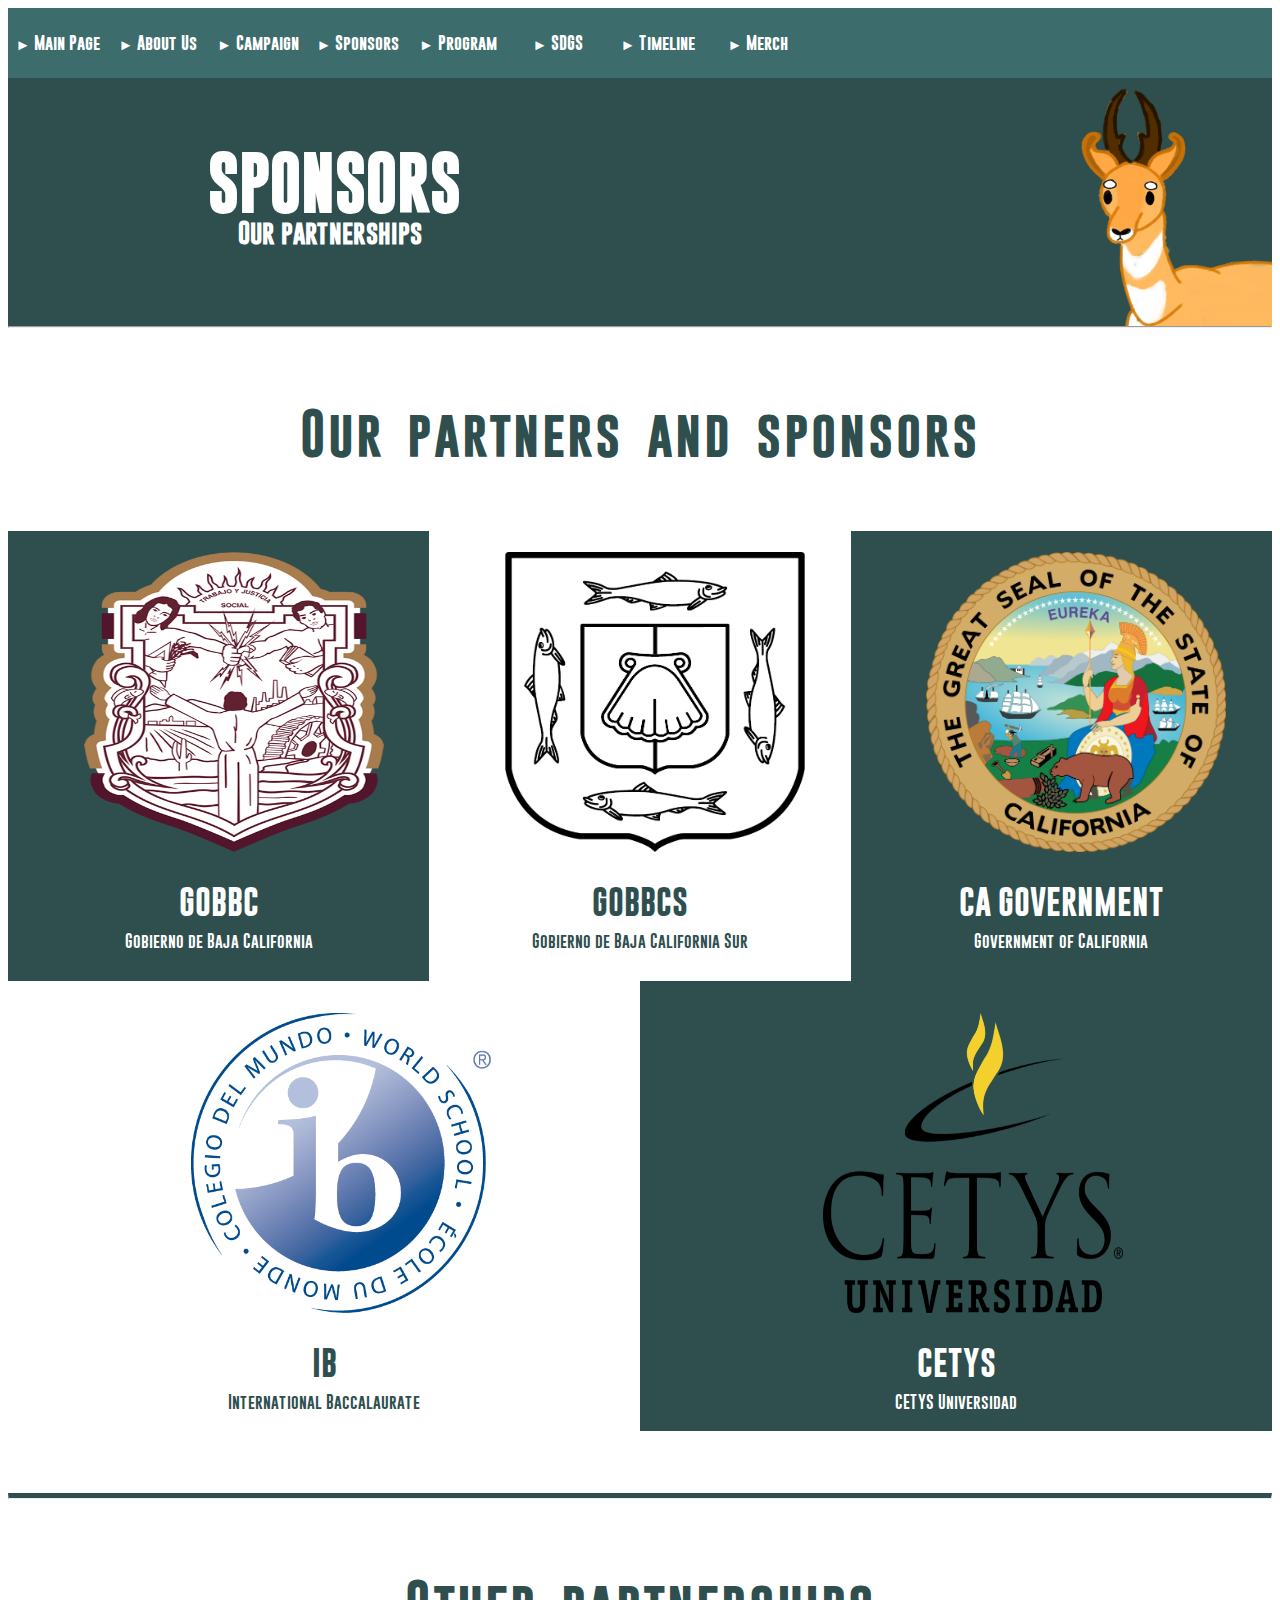
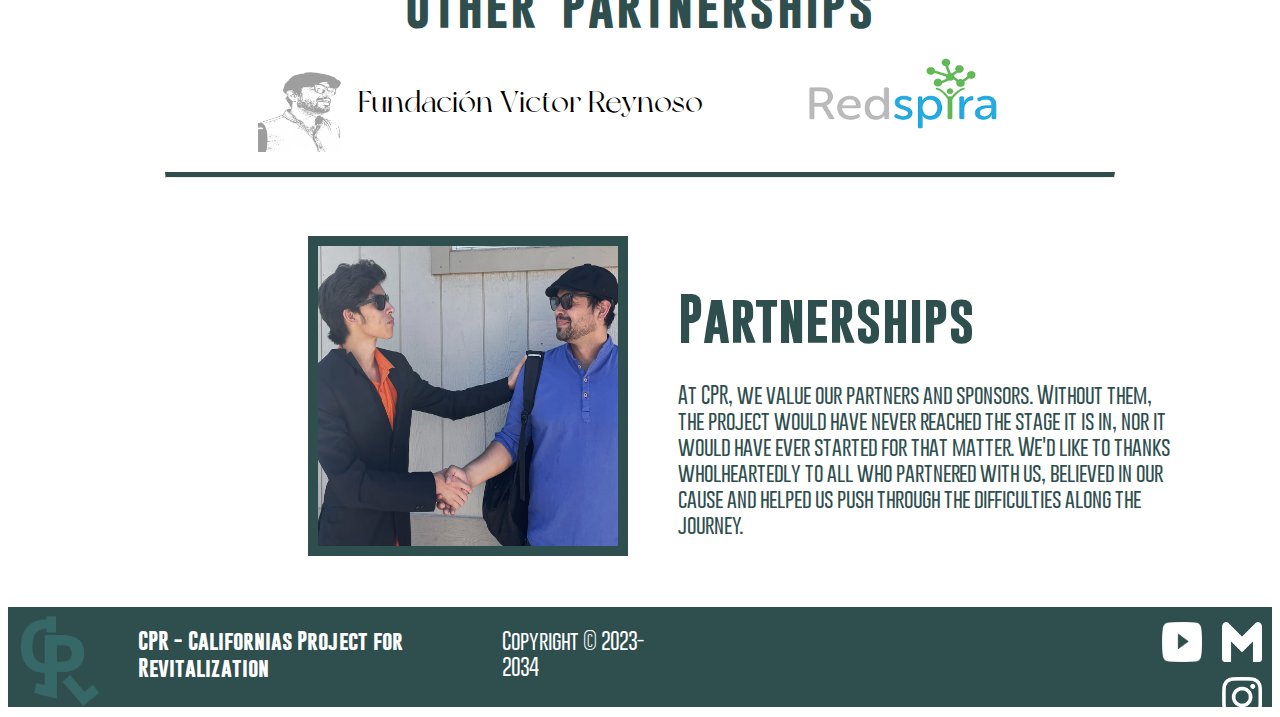
<file: collab.html>
<html>
    <head>
        <link rel="stylesheet" href="main.css"></link>
        <title></title>
    </head>
    <body>
        <div class="dropdowns" style="background-color:rgb(60, 108, 108)">
            <br>
            <a href="index.html"><button type="button" class="button" style="font-family: gobold-bold; background-color: rgb(60, 108, 108); color: white; border: none; font-size: 15px;"> ► Main Page</button></a>
    <a href="founders.html"><button type="button" class="button" style="font-family: gobold-bold; background-color: rgb(60, 108, 108); color: white; border: none; font-size: 15px;"> ► About Us</button></a>
    <a href="awareness.html"><button type="button" class="button" style="font-family: gobold-bold; background-color: rgb(60, 108, 108); color: white; border: none; font-size: 15px;"> ► Campaign</button></a>
    <a href="collab.html"><button type="button" class="button" style="font-family: gobold-bold; background-color: rgb(60, 108, 108); color: white; border: none; font-size: 15px;"> ► Sponsors</button></a>
    <a href="itinerary.html"><button type="button" class="button" style="font-family: gobold-bold; background-color: rgb(60, 108, 108); color: white; border: none; font-size: 15px;"> ► Program</button></a>
    <a href="sdg.html"><button type="button" class="button" style="font-family: gobold-bold; background-color: rgb(60, 108, 108); color: white; border: none; font-size: 15px;"> ► SDGS</button></a>
    <a href="timeline.html"><button type="button" class="button" style="font-family: gobold-bold; background-color: rgb(60, 108, 108); color: white; border: none; font-size: 15px;"> ► Timeline</button></a>
    <a href="merch.html"><button type="button" class="button" style="font-family: gobold-bold; background-color: rgb(60, 108, 108); color: white; border: none; font-size: 15px;"> ► Merch</button></a>
            <br>
            </div>
            <div class="header_block" style="background-color: darkslategrey; line-height: 10px;">
                <br><br><br><br><br><br>
                <a href="pedro.html"><img src="Images/Pedro_cropped.png" style="float:right; height: 250px; width: 250px; margin-top: -62px;" class="pedro_exp"></a>
                <h1 style="text-align: center; color: white; text-align: left; margin-left: 200px; font-family: gobold-bold; font-size: 60px;">SPONSORS</h1>
                <h2 style="text-align: center; color: white; text-align: left; margin-left: 230px; font-family: gobold-reg;">Our partnerships</h2>
                <br><br><br><br><br><br>
            <hr>
            </div>
            <br>
            <p style="font-family: gobold-bold; font-size: 3em; letter-spacing: 2; word-spacing: 10; text-align: center;color: darkslategray">Our partners and sponsors</p>
            <br>
        
        <div class="row">
            <div class="column" style="background-color: #2f4f4f; height:450px">
                <img src="Images/gobbc.png" style="height:300px; width:300px;margin-left: 18%; margin-top: 5%;">
                <p style="font-family: gobold-bold;font-size: 30px;color: white; text-align: center;">GOBBC</p>
                <p style="font-family: gobold-reg;font-size: 15px;color: white; text-align: center; margin-top: -20px;">Gobierno de Baja California</p>

            </div>
            <div class="column" style="height: 450px;">
                <img src="Images/gobbcs.png" style="height:300px; width:300px;margin-left: 18%; margin-top: 5%;">
                <p style="font-family: gobold-bold;font-size: 30px;color: #2f4f4f; text-align: center;">GOBBCS</p>
                <p style="font-family: gobold-reg;font-size: 15px;color: #2f4f4f; text-align: center; margin-top: -20px;">Gobierno de Baja California Sur</p>
                
            </div>
            <div class="column" style="background-color: #2f4f4f; height:450px">
                <img src="Images/gobca.png" style="height:300px; width:300px;margin-left: 18%; margin-top: 5%;">
                <p style="font-family: gobold-bold;font-size: 30px;color: white; text-align: center;">CA GOVERNMENT</p>
                <p style="font-family: gobold-reg;font-size: 15px;color: white; text-align: center; margin-top: -20px;">Government of California</p>
            </div>
        </div>
        <div class="row">
            <div class="column2" style="height: 450px;">
                <img src="Images/ib.png" style="height:300px; width:300px;margin-left: 29%; margin-top: 5%;">
                <p style="font-family: gobold-bold;font-size: 30px;color: darkslategray; text-align: center;">IB</p>
                <p style="font-family: gobold-reg;font-size: 15px;color: darkslategray; text-align: center; margin-top: -20px;">International Baccalaurate</p>

            </div>
            <div class="column2" style="background-color: darkslategrey;height: 450px;">
                <img src="Images/cetys.png" style="height:300px; width:300px;margin-left:29%; margin-top: 5%;">
                <p style="font-family: gobold-bold;font-size: 30px;color: white; text-align: center;">CETYS</p>
                <p style="font-family: gobold-reg;font-size: 15px;color: white; text-align: center; margin-top: -20px;">CETYS Universidad</p>
            </div>
        </div>
        <br><br><br>
        <hr style="border-top: solid 5px darkslategray;">
        <br>
            <p style="font-family: gobold-bold; font-size: 3em; letter-spacing: 2; word-spacing: 10; text-align: center;color: darkslategray">Other partnerships</p>
            <br>

            <div style="display: flex; flex-direction:row;align-items: center; margin-left: 250px; margin-top: -50px; padding-bottom: 50px;">
                <img src="Images/sas.png" style="width:100px; height:100px;">
                <p style="font-family: new-york; font-size: 30px;" >Fundación Victor Reynoso</p>
                <img src="Images/redspira.png" style="width:200px; height:120px; margin-left: 100px; margin-top: -20px;">
            </div>

            <hr style="border-top: 5px solid darkslategray; width: 75%; margin-top: -30px;">
        
            <div style="display: flex; flex-direction: row; padding-top: 50px; padding-bottom: 50px; margin-left: 150px;">
                <img src="Images/josas.png" style="width: 300px; height: 300px; border: 10px solid darkslategray; margin-left: 150px;">
                <div style="display: flex; flex-direction: column; margin-left: 50px;">
                <p style=" font-family: gobold-bold; font-size: 50px; color: darkslategray">Partnerships</p>
                <p style="font-family: gobold-lite; font-size: 20px; color: darkslategray; width: 500px; margin-top: -20px;">At CPR, we value our partners and sponsors. Without them, the project would have never reached the stage it is in, nor it would have ever started for that matter. We'd like to thanks wholheartedly to all who partnered with us, believed in our cause and helped us push through the difficulties along the journey.</p>
                </div>
            </div>
            <div>
                <footer id="footer">
                    <br><br><br>
                    <img src="Images/cpr_lite.png" style="opacity: 50%; width: 100px; height: 100px;">
                    <p style="font-family: gobold-bold; font-size: 20px; color: white; margin-left: 30px;">CPR - Californias Project for Revitalization</p>
                    <p style="font-family: gobold-lite; font-size: 20px; color: white; margin-left: 30px;">Copyright © 2023-2034</p>
                    <br><br><br>
                    <div style="margin-left: 470px;">
                       <a href="404.html"><img src="Images/gmail_logo.png" style="width: 40px; height:40px; float:right; padding-left: 10px; padding-right: 10px; padding-top: 15px;"></a> 
                        <a href="404.html"><img src="Images/yt_logo.png" style="width: 40px; height:40px; float:right; padding-left: 10px; padding-right: 10px; padding-top: 15px;"></a> 
                        <a href="404.html"><img src="Images/ig_logo.png" style="width: 40px; height:40px; float:right; padding-left: 10px; padding-right: 10px; padding-top: 15px;"></a> 
                    </div>
                </footer>
            </div>
    </body>
</html>
</file>
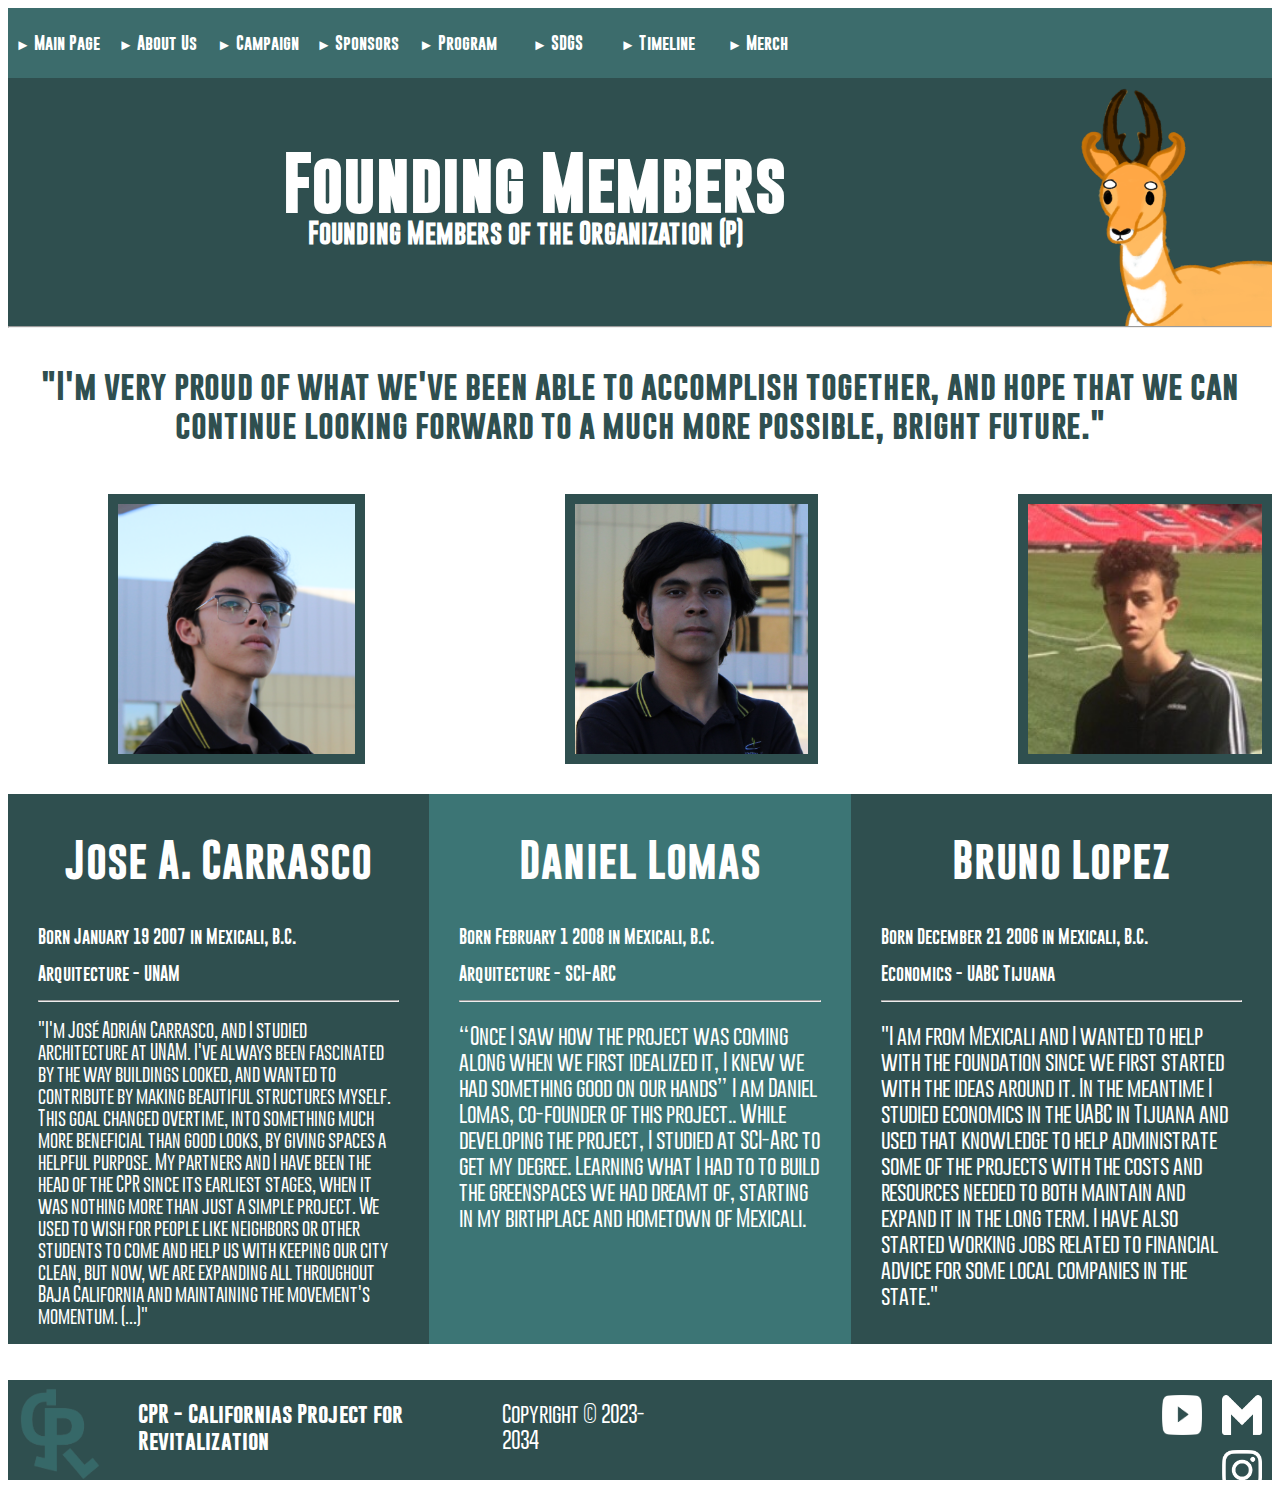
<file: founders.html>
<html>
    <head>
        <link rel="stylesheet" href="main.css"></link>
        <title>CPR - Founding Members</title>
    </head>
    <body>
        <div class="dropdowns" style="background-color:rgb(60, 108, 108)">
            <br>
            <a href="index.html"><button type="button" class="button" style="font-family: gobold-bold; background-color: rgb(60, 108, 108); color: white; border: none; font-size: 15px;"> ► Main Page</button></a>
    <a href="founders.html"><button type="button" class="button" style="font-family: gobold-bold; background-color: rgb(60, 108, 108); color: white; border: none; font-size: 15px;"> ► About Us</button></a>
    <a href="awareness.html"><button type="button" class="button" style="font-family: gobold-bold; background-color: rgb(60, 108, 108); color: white; border: none; font-size: 15px;"> ► Campaign</button></a>
    <a href="collab.html"><button type="button" class="button" style="font-family: gobold-bold; background-color: rgb(60, 108, 108); color: white; border: none; font-size: 15px;"> ► Sponsors</button></a>
    <a href="itinerary.html"><button type="button" class="button" style="font-family: gobold-bold; background-color: rgb(60, 108, 108); color: white; border: none; font-size: 15px;"> ► Program</button></a>
    <a href="sdg.html"><button type="button" class="button" style="font-family: gobold-bold; background-color: rgb(60, 108, 108); color: white; border: none; font-size: 15px;"> ► SDGS</button></a>
    <a href="timeline.html"><button type="button" class="button" style="font-family: gobold-bold; background-color: rgb(60, 108, 108); color: white; border: none; font-size: 15px;"> ► Timeline</button></a>
    <a href="merch.html"><button type="button" class="button" style="font-family: gobold-bold; background-color: rgb(60, 108, 108); color: white; border: none; font-size: 15px;"> ► Merch</button></a>
            <br>
            </div>
            <div class="header_block" style="background-color: darkslategrey; line-height: 10px;">
                <br><br><br><br><br><br>
                <a href="pedro.html"><img src="Images/Pedro_cropped.png" style="float:right; height: 250px; width: 250px; margin-top: -62px;" class="pedro_exp"></a>
                <h1 style="text-align: center; color: white; text-align: left; margin-left: 275px; font-family: gobold-bold; font-size: 60px;">Founding Members</h1>
                <h2 style="text-align: center; color: white; text-align: left; margin-left: 300px; font-family: gobold-reg;">Founding Members of the Organization (P)</h2>
                <br><br><br><br><br><br>
            <hr>
            </div>

            <div style="display:flex;">
                <p style="font-family: gobold-bold; font-size: 30px; color: darkslategray; justify-content: center; text-align: center;">"I'm very proud of what we've been able to accomplish together, and hope that we can continue looking forward to a much more possible, bright future."</p>
            </div>


            <div class="success_stories" style="padding-top: 20px; padding-bottom: 30px;">
                <img src="Images/Jose_oval.png" style="float: left; width: 250; height: 250; margin-left: 100px;margin-right: 30px; border: 10px solid darkslategray;">
                <img src="Images/Daniel_oval.png" style="float: left; width: 250; height: 250; margin-left: 170px;margin-right: 30px; border: 10px solid darkslategray;">
                <img src="Images/bruno_low_q.jpeg" style="float: left; width: 250; height: 250; margin-left: 170px;margin-right: 30px; border: 10px solid darkslategray;">
            </div>
            <div class="row" style="text-align: center, justify; ">
                <div class="column" style="background-color: darkslategray;color: white; height: 550px;">
                    <p style="font-family: gobold-bold; font-size: 40px; text-align: center;">Jose A. Carrasco</p>
                    <p style="text-align: center, justify; padding-left: 30px; padding-right: 30px; font-family: gobold-reg;">Born January 19 2007 in Mexicali, B.C.</p>
                    <p style="text-align: center, justify; padding-left: 30px; padding-right: 30px; font-family: gobold-reg;"> Arquitecture - UNAM</p>
                    <hr style="margin-left: 30px; margin-right: 30px;">
                    <p style="text-align: center, justify; padding-left: 30px; padding-right: 30px; font-family: gobold-lite; font-size: 17px;">  "I'm José Adrián Carrasco, and I studied architecture at UNAM. I've always been fascinated by the way buildings looked, and wanted to contribute by making beautiful structures myself. This goal changed overtime, into something much more beneficial than good looks, by giving spaces a helpful purpose. My partners and I have been the head of the CPR since its earliest stages, when it was nothing more than just a simple project. We used to wish for people like neighbors or other students to come and help us with keeping our city clean, but now, we are expanding all throughout Baja California and maintaining the movement's momentum. (...)"</p>
            </div>
                <div class="column" style="background-color: rgb(60, 117, 117); color: white; height: 550px;">
                    <p style="font-family: gobold-bold; font-size: 40px; text-align: center;">Daniel Lomas</p>
                    <p style="text-align: center, justify; padding-left: 30px; padding-right: 30px; font-family: gobold-reg;">Born February 1 2008 in Mexicali, B.C.</p>
                    <p style="text-align: center, justify; padding-left: 30px; padding-right: 30px; font-family: gobold-reg;"> Arquitecture - SCI-ARC</p>
                    <hr style="margin-left: 30px; margin-right: 30px;">
                    <p style="text-align: center, justify; padding-left: 30px; padding-right: 30px; font-family: gobold-lite; font-size: 20px;"> “Once I saw how the project was coming along when we first idealized it, I knew we had something good on our hands” I am Daniel Lomas, co-founder of this project.. While developing the project, I studied at SCI-Arc to get my degree. Learning what I had to to build the greenspaces we had dreamt of, starting in my birthplace and hometown of Mexicali.
                    </p>

            </div>
                <div class="column" style="background-color: darkslategray; color: white; height: 550px;">
                    <p style="font-family: gobold-bold; font-size: 40px; text-align: center;">Bruno Lopez</p>
                    <p style="text-align: center, justify; padding-left: 30px; padding-right: 30px; font-family: gobold-reg;">Born December 21 2006 in Mexicali, B.C.</p>
                    <p style="text-align: center, justify; padding-left: 30px; padding-right: 30px; font-family: gobold-reg;"> Economics - UABC Tijuana</p>
                    <hr style="margin-left: 30px; margin-right: 30px;">
                    <p style="text-align: center, justify; padding-left: 30px; padding-right: 30px; font-family: gobold-lite; font-size: 20px;"> "I am from Mexicali and I wanted to help with the foundation since we first started with the ideas around it. In the meantime I studied economics in the UABC in Tijuana and used that knowledge to help administrate some of the projects with the costs and resources needed to both maintain and expand it in the long term. I have also started working jobs related to financial advice for some local companies in the state."</p>

                </div>
            </div>

            <br><br>

            <div>
                <footer id="footer">
                    <br><br><br>
                    <img src="Images/cpr_lite.png" style="opacity: 50%; width: 100px; height: 100px;">
                    <p style="font-family: gobold-bold; font-size: 20px; color: white; margin-left: 30px;">CPR - Californias Project for Revitalization</p>
                    <p style="font-family: gobold-lite; font-size: 20px; color: white; margin-left: 30px;">Copyright © 2023-2034</p>
                    <br><br><br>
                    <div style="margin-left: 470px;">
                       <a href="404.html"><img src="Images/gmail_logo.png" style="width: 40px; height:40px; float:right; padding-left: 10px; padding-right: 10px; padding-top: 15px;"></a> 
                        <a href="404.html"><img src="Images/yt_logo.png" style="width: 40px; height:40px; float:right; padding-left: 10px; padding-right: 10px; padding-top: 15px;"></a> 
                        <a href="404.html"><img src="Images/ig_logo.png" style="width: 40px; height:40px; float:right; padding-left: 10px; padding-right: 10px; padding-top: 15px;"></a> 
                    </div>
                </footer>
            </div>
    </body>
</html>
</file>
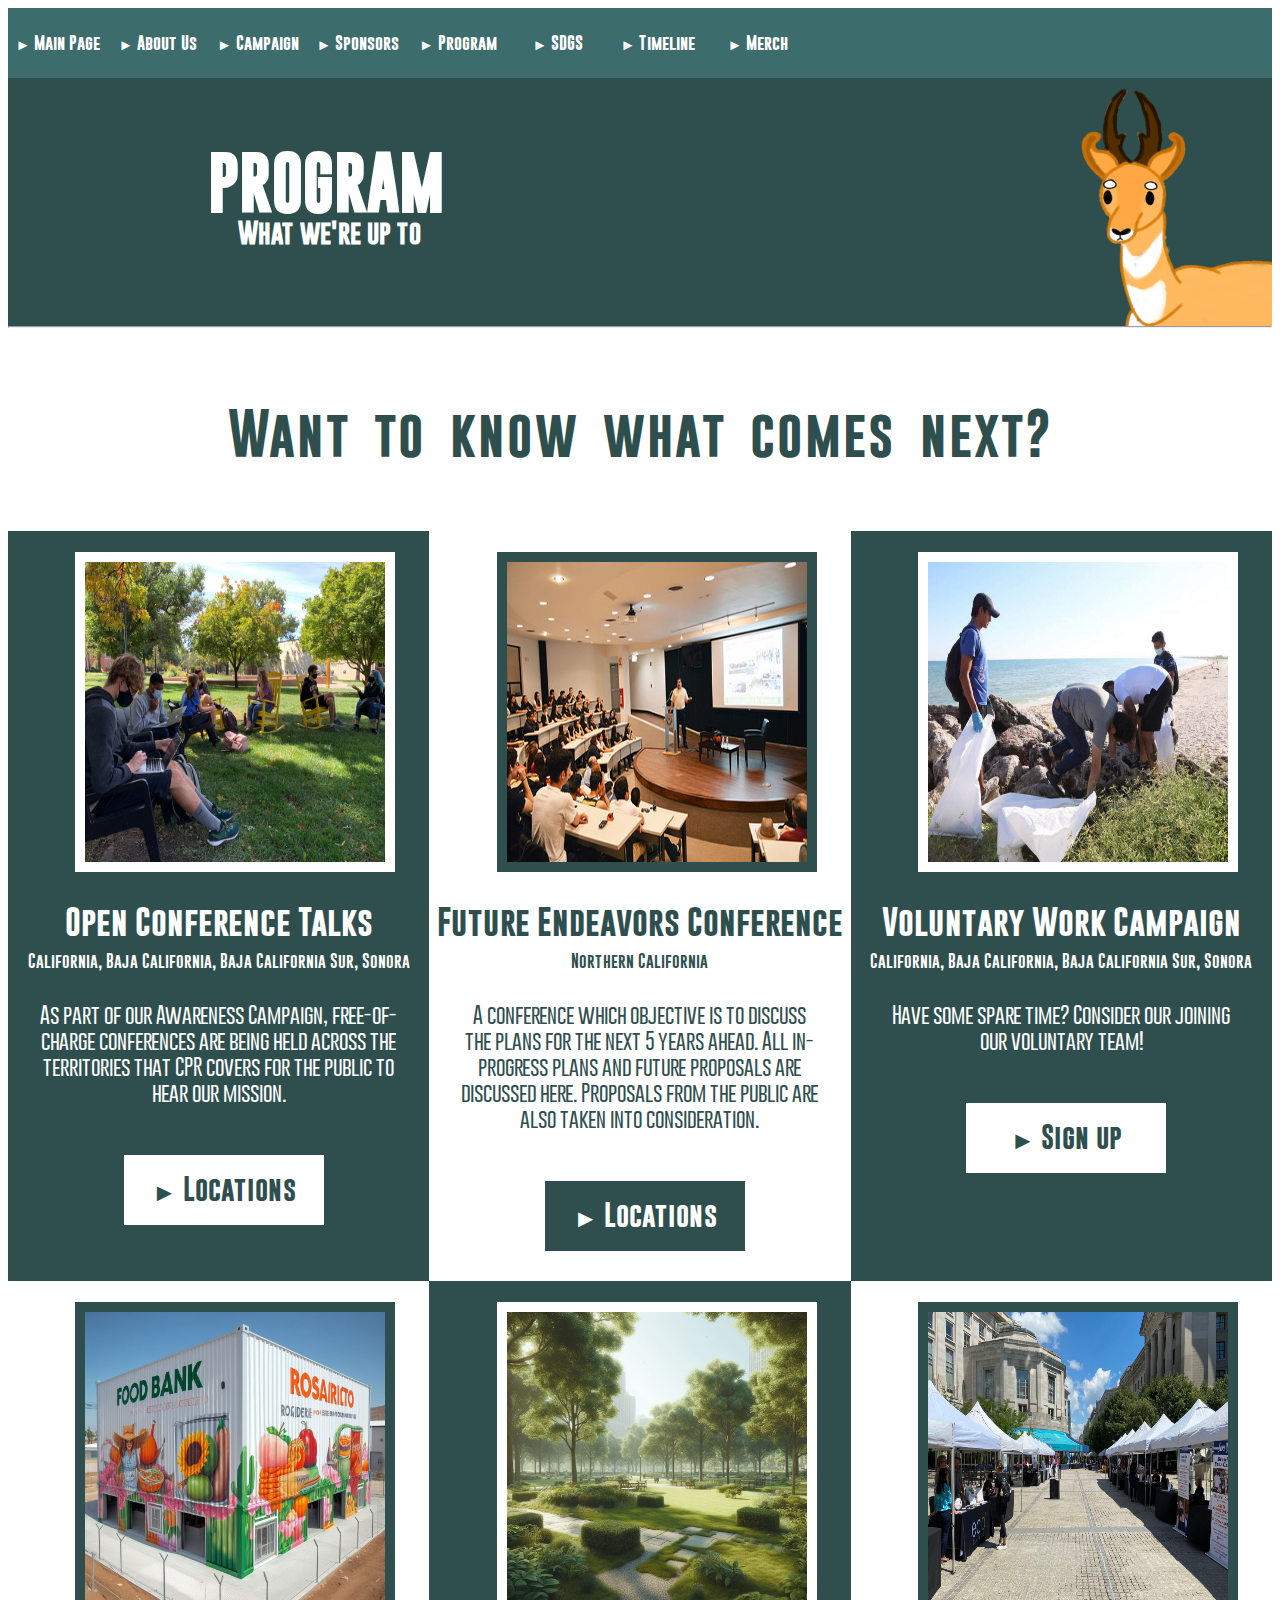
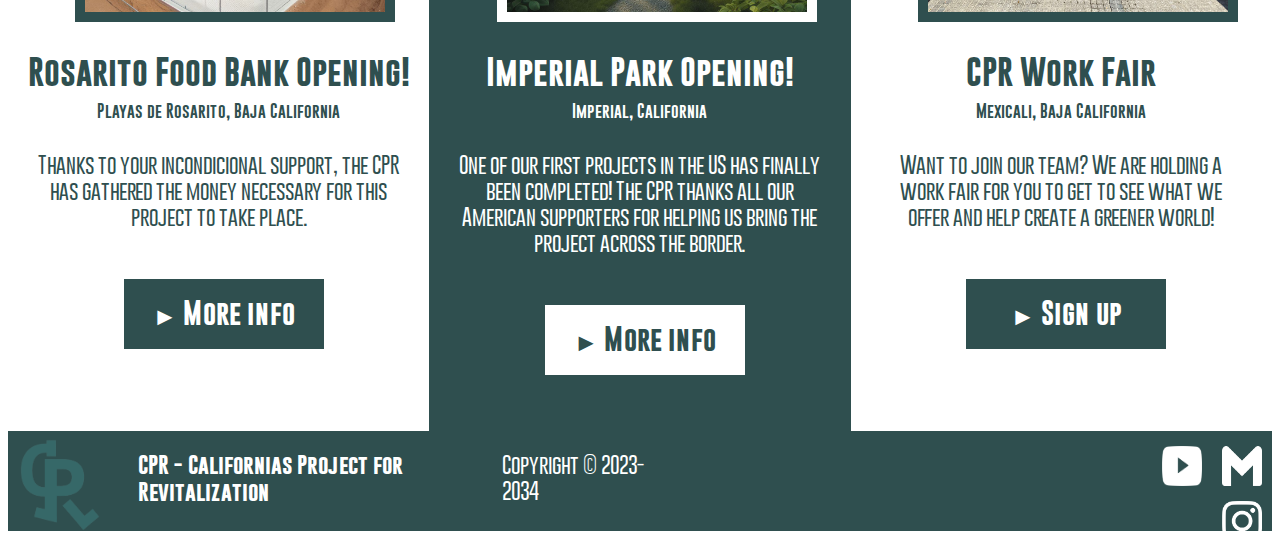
<file: itinerary.html>
<html>
    <head>
        <link rel="stylesheet" href="main.css"></link>
        <title></title>
    </head>
    <body>
        <div class="dropdowns" style="background-color:rgb(60, 108, 108)">
            <br>
            <a href="index.html"><button type="button" class="button" style="font-family: gobold-bold; background-color: rgb(60, 108, 108); color: white; border: none; font-size: 15px;"> ► Main Page</button></a>
    <a href="founders.html"><button type="button" class="button" style="font-family: gobold-bold; background-color: rgb(60, 108, 108); color: white; border: none; font-size: 15px;"> ► About Us</button></a>
    <a href="awareness.html"><button type="button" class="button" style="font-family: gobold-bold; background-color: rgb(60, 108, 108); color: white; border: none; font-size: 15px;"> ► Campaign</button></a>
    <a href="collab.html"><button type="button" class="button" style="font-family: gobold-bold; background-color: rgb(60, 108, 108); color: white; border: none; font-size: 15px;"> ► Sponsors</button></a>
    <a href="itinerary.html"><button type="button" class="button" style="font-family: gobold-bold; background-color: rgb(60, 108, 108); color: white; border: none; font-size: 15px;"> ► Program</button></a>
    <a href="sdg.html"><button type="button" class="button" style="font-family: gobold-bold; background-color: rgb(60, 108, 108); color: white; border: none; font-size: 15px;"> ► SDGS</button></a>
    <a href="timeline.html"><button type="button" class="button" style="font-family: gobold-bold; background-color: rgb(60, 108, 108); color: white; border: none; font-size: 15px;"> ► Timeline</button></a>
    <a href="merch.html"><button type="button" class="button" style="font-family: gobold-bold; background-color: rgb(60, 108, 108); color: white; border: none; font-size: 15px;"> ► Merch</button></a>
            <br>
            </div>
            <div class="header_block" style="background-color: darkslategrey; line-height: 10px;">
                <br><br><br><br><br><br>
                <a href="pedro.html"><img src="Images/Pedro_cropped.png" style="float:right; height: 250px; width: 250px; margin-top: -62px;" class="pedro_exp"></a>
                <h1 style="text-align: center; color: white; text-align: left; margin-left: 200px; font-family: gobold-bold; font-size: 60px;">PROGRAM</h1>
                <h2 style="text-align: center; color: white; text-align: left; margin-left: 230px; font-family: gobold-reg;">What we're up to</h2>
                <br><br><br><br><br><br>
            <hr>
            </div>
            <br>
            <p style="font-family: gobold-bold; font-size: 3em; letter-spacing: 2; word-spacing: 10; text-align: center;color: darkslategray">Want to know what comes next?</p>
            <br>

        <div class="row">
            <div class="column" style="background-color: #2f4f4f; height:750px">
                <img src="Images/outdoors.png" style="height:300px; width:300px; border: 10px solid white;margin-left: 16%; margin-top: 5%;">
                <p style="font-family: gobold-bold;font-size: 30px;color: white; text-align: center;">Open Conference Talks</p>
                <p style="font-family: gobold-reg;font-size: 15px;color: white; text-align: center; margin-top: -20px;">California, Baja California, Baja California Sur, Sonora</p>
                <p style="font-family: gobold-lite;font-size: 20px;color: white; text-align: center; padding: 30px; padding-top: 10px">As part of our Awareness Campaign, free-of-charge conferences are being held across the territories that CPR covers for the public to hear our mission. </p>
                <a href="404.html"><button type="button" class="button" style="font-family: gobold-bold; background-color: white; color: darkslategray; border: none; font-size: 25px; width: 200px; margin-left: 27.5%;"> ► Locations</button></a>

            </div>
            <div class="column">
                <img src="Images/talks.png" style="height:300px; width:300px; border: 10px solid darkslategray;margin-left: 16%; margin-top: 5%;">
                <p style="font-family: gobold-bold;font-size: 30px;color: #2f4f4f; text-align: center;">Future Endeavors Conference</p>
                <p style="font-family: gobold-reg;font-size: 15px;color: #2f4f4f; text-align: center; margin-top: -20px;">Northern California</p>
                <p style="font-family: gobold-lite;font-size: 20px;color: #2f4f4f; text-align: center; padding: 30px; padding-top: 10px">A conference which objective is to discuss the plans for the next 5 years ahead. All in-progress plans and future proposals are discussed here. Proposals from the public are also taken into consideration.</p>
                <a href="404.html"><button type="button" class="button" style="font-family: gobold-bold; background-color: darkslategray; color: white; border: none; font-size: 25px; width: 200px; margin-left: 27.5%;"> ► Locations</button></a>
                
            </div>
            <div class="column" style="background-color: #2f4f4f; height:750px">
                <img src="Images/voluntary.png" style="height:300px; width:300px; border: 10px solid white;margin-left: 16%; margin-top: 5%;">
                <p style="font-family: gobold-bold;font-size: 30px;color: white; text-align: center;">Voluntary Work Campaign</p>
                <p style="font-family: gobold-reg;font-size: 15px;color: white; text-align: center; margin-top: -20px;">California, Baja California, Baja California Sur, Sonora</p>
                <p style="font-family: gobold-lite;font-size: 20px;color: white; text-align: center; padding: 30px; padding-top: 10px">Have some spare time? Consider our joining our voluntary team!</p>
                <a href="404.html"><button type="button" class="button" style="font-family: gobold-bold; background-color: white; color: darkslategray; border: none; font-size: 25px; width: 200px; margin-left: 27.5%;"> ► Sign up</button></a>
            </div>
        </div>

        <div class="row">
            <div class="column" style="height:750px">
                <img src="Images/rosarito_ai.jpeg" style="height:300px; width:300px; border: 10px solid #2f4f4f;margin-left: 16%; margin-top: 5%;">
                <p style="font-family: gobold-bold;font-size: 30px;color: #2f4f4f; text-align: center;">Rosarito Food Bank Opening!</p>
                <p style="font-family: gobold-reg;font-size: 15px;color: #2f4f4f; text-align: center; margin-top: -20px;">Playas de Rosarito, Baja California</p>
                <p style="font-family: gobold-lite;font-size: 20px;color: #2f4f4f; text-align: center; padding: 30px; padding-top: 10px">Thanks to your incondicional support, the CPR has gathered the money necessary for this project to take place.</p>
                <a href="404.html"><button type="button" class="button" style="font-family: gobold-bold; background-color: darkslategray; color: white; border: none; font-size: 25px; width: 200px; margin-left: 27.5%;"> ► More info</button></a>

            </div>
            <div class="column" style="background-color: #2f4f4f; height: 750px;;">
                <img src="Images/imperial_future.jpeg" style="height:300px; width:300px; border: 10px solid white;margin-left: 16%; margin-top: 5%;">
                <p style="font-family: gobold-bold;font-size: 30px;color: white; text-align: center;">Imperial Park Opening!</p>
                <p style="font-family: gobold-reg;font-size: 15px;color: white; text-align: center; margin-top: -20px;">Imperial, California</p>
                <p style="font-family: gobold-lite;font-size: 20px;color: white; text-align: center; padding: 30px; padding-top: 10px">One of our first projects in the US has finally been completed! The CPR thanks all our American supporters for helping us bring the project across the border.</p>
                <a href="404.html"><button type="button" class="button" style="font-family: gobold-bold; background-color: white; color: darkslategray; border: none; font-size: 25px; width: 200px; margin-left: 27.5%;"> ► More info</button></a>
            </div>
            <div class="column" style="height:750px">
                <img src="Images/work_fair.png" style="height:300px; width:300px; border: 10px solid #2f4f4f;margin-left: 16%; margin-top: 5%;">
                <p style="font-family: gobold-bold;font-size: 30px;color: #2f4f4f; text-align: center;">CPR Work Fair</p>
                <p style="font-family: gobold-reg;font-size: 15px;color: #2f4f4f; text-align: center; margin-top: -20px;">Mexicali, Baja California</p>
                <p style="font-family: gobold-lite;font-size: 20px;color: #2f4f4f; text-align: center; padding: 30px; padding-top: 10px">Want to join our team? We are holding a work fair for you to get to see what we offer and help create a greener world!</p>
                <a href="404.html"><button type="button" class="button" style="font-family: gobold-bold; background-color: darkslategrey; color: white; border: none; font-size: 25px; width: 200px; margin-left: 27.5%;"> ► Sign up</button></a>
            </div>
        </div>
        <div>
            <footer id="footer">
                <br><br><br>
                <img src="Images/cpr_lite.png" style="opacity: 50%; width: 100px; height: 100px;">
                <p style="font-family: gobold-bold; font-size: 20px; color: white; margin-left: 30px;">CPR - Californias Project for Revitalization</p>
                <p style="font-family: gobold-lite; font-size: 20px; color: white; margin-left: 30px;">Copyright © 2023-2034</p>
                <br><br><br>
                <div style="margin-left: 470px;">
                   <a href="404.html"><img src="Images/gmail_logo.png" style="width: 40px; height:40px; float:right; padding-left: 10px; padding-right: 10px; padding-top: 15px;"></a> 
                    <a href="404.html"><img src="Images/yt_logo.png" style="width: 40px; height:40px; float:right; padding-left: 10px; padding-right: 10px; padding-top: 15px;"></a> 
                    <a href="404.html"><img src="Images/ig_logo.png" style="width: 40px; height:40px; float:right; padding-left: 10px; padding-right: 10px; padding-top: 15px;"></a> 
                </div>
            </footer>
        </div>
    </body>
</html>
</file>
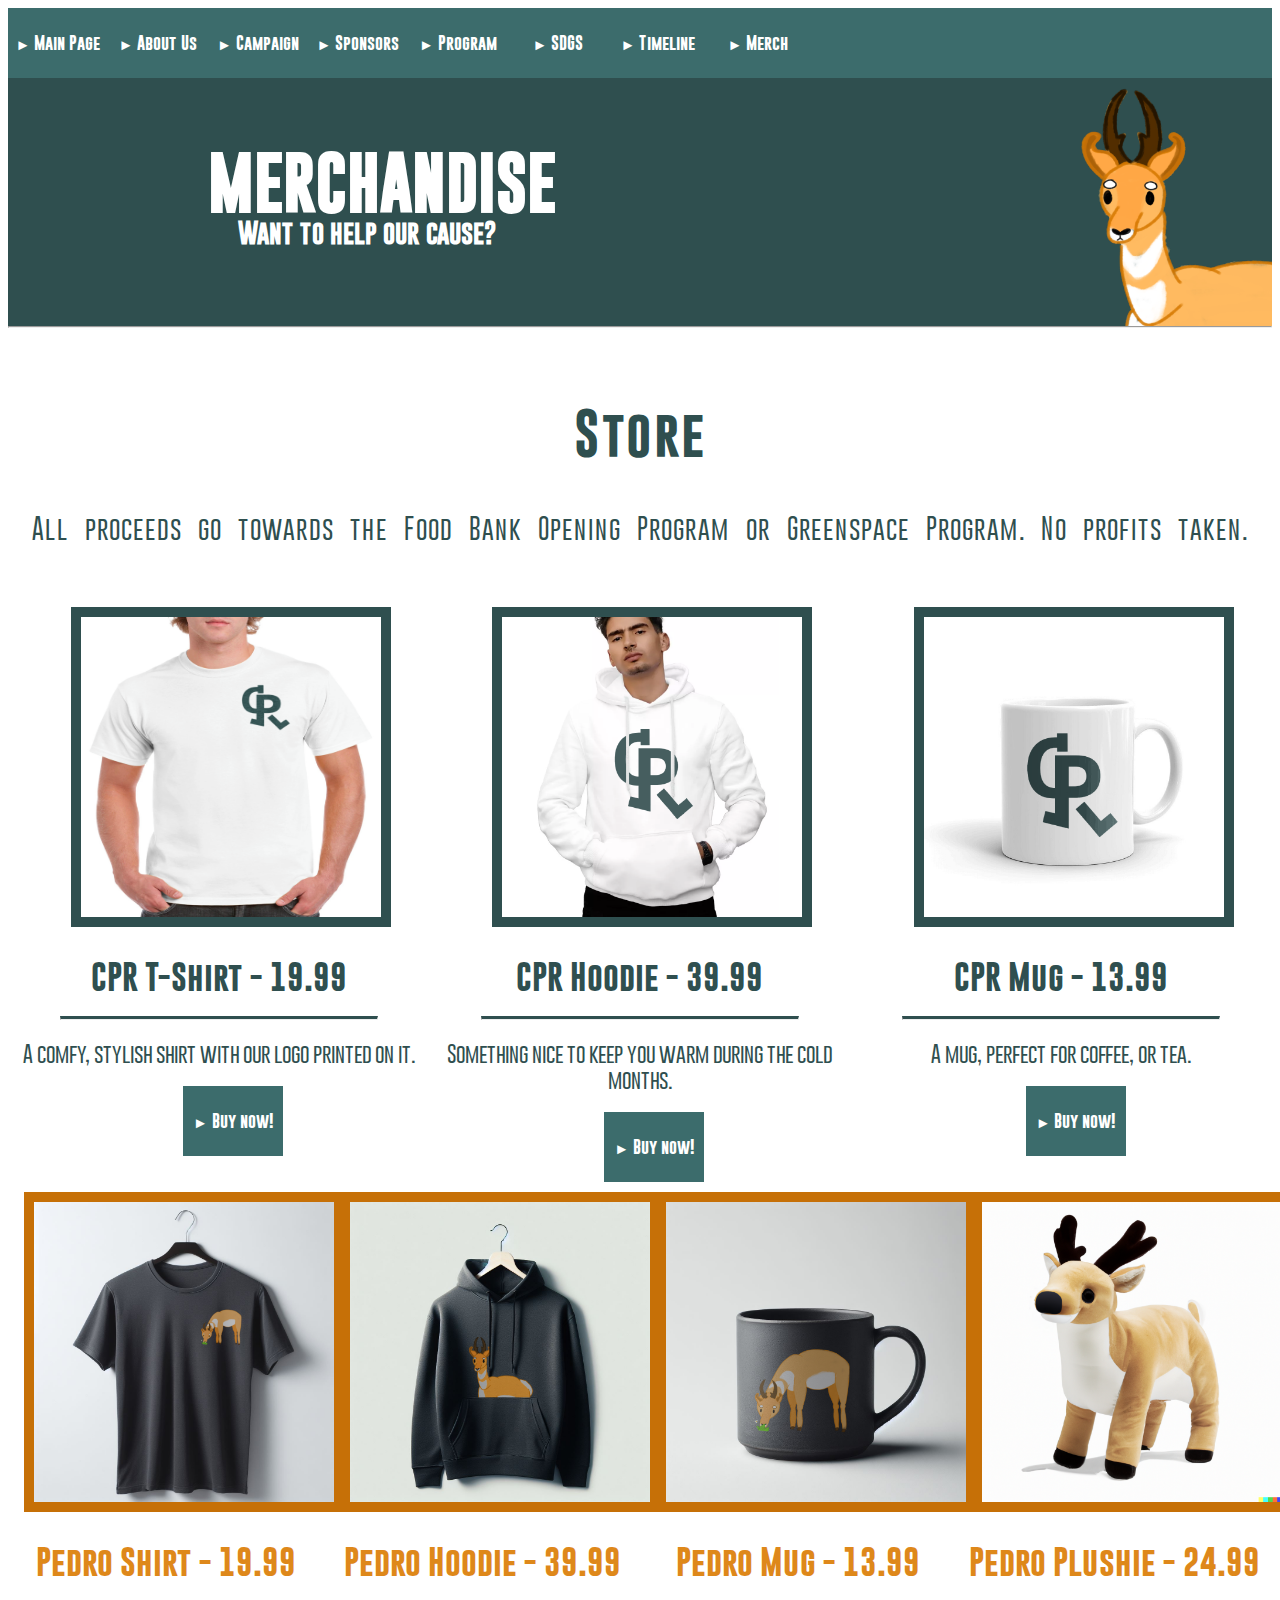
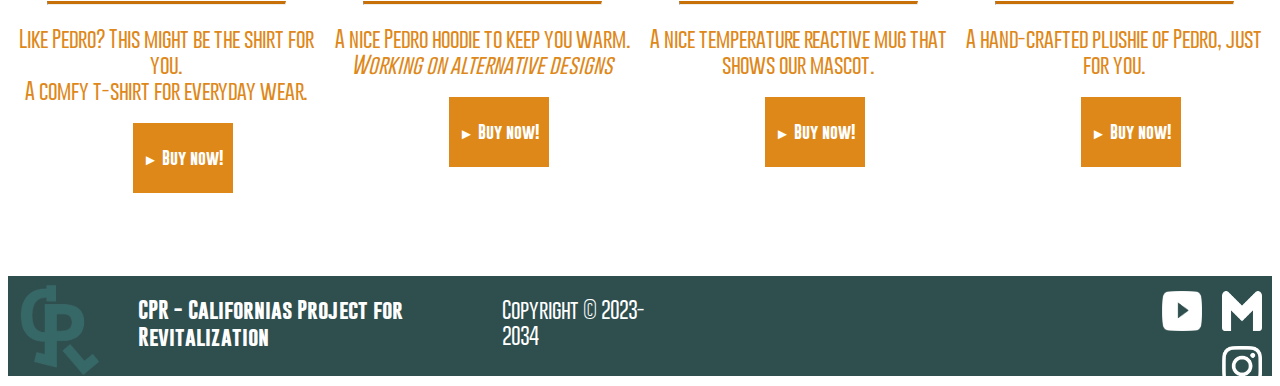
<file: merch.html>
<html>
    <head>
        <link rel="stylesheet" href="main.css"></link>
        <title></title>
    </head>
    <body>
        <div class="dropdowns" style="background-color:rgb(60, 108, 108)">
            <br>
            <a href="index.html"><button type="button" class="button" style="font-family: gobold-bold; background-color: rgb(60, 108, 108); color: white; border: none; font-size: 15px;"> ► Main Page</button></a>
    <a href="founders.html"><button type="button" class="button" style="font-family: gobold-bold; background-color: rgb(60, 108, 108); color: white; border: none; font-size: 15px;"> ► About Us</button></a>
    <a href="awareness.html"><button type="button" class="button" style="font-family: gobold-bold; background-color: rgb(60, 108, 108); color: white; border: none; font-size: 15px;"> ► Campaign</button></a>
    <a href="collab.html"><button type="button" class="button" style="font-family: gobold-bold; background-color: rgb(60, 108, 108); color: white; border: none; font-size: 15px;"> ► Sponsors</button></a>
    <a href="itinerary.html"><button type="button" class="button" style="font-family: gobold-bold; background-color: rgb(60, 108, 108); color: white; border: none; font-size: 15px;"> ► Program</button></a>
    <a href="sdg.html"><button type="button" class="button" style="font-family: gobold-bold; background-color: rgb(60, 108, 108); color: white; border: none; font-size: 15px;"> ► SDGS</button></a>
    <a href="timeline.html"><button type="button" class="button" style="font-family: gobold-bold; background-color: rgb(60, 108, 108); color: white; border: none; font-size: 15px;"> ► Timeline</button></a>
    <a href="merch.html"><button type="button" class="button" style="font-family: gobold-bold; background-color: rgb(60, 108, 108); color: white; border: none; font-size: 15px;"> ► Merch</button></a>
            <br>
            </div>
            <div class="header_block" style="background-color: darkslategrey; line-height: 10px;">
                <br><br><br><br><br><br>
                <a href="pedro.html"><img src="Images/Pedro_cropped.png" style="float:right; height: 250px; width: 250px; margin-top: -62px;" class="pedro_exp"></a>
                <h1 style="text-align: center; color: white; text-align: left; margin-left: 200px; font-family: gobold-bold; font-size: 60px;">MERCHANDISE</h1>
                <h2 style="text-align: center; color: white; text-align: left; margin-left: 230px; font-family: gobold-reg;">Want to help our cause?</h2>
                <br><br><br><br><br><br>
            <hr>
            </div>
            <br>
            <p style="font-family: gobold-bold; font-size: 3em; letter-spacing: 2; word-spacing: 10; text-align: center;color: darkslategray">Store</p>
            <p style="font-family: gobold-lite; font-size: 1.5em; letter-spacing: 1; word-spacing: 10; text-align: center;color: darkslategray">All proceeds go towards the Food Bank Opening Program or Greenspace Program. <b></b>No profits taken.</p>
            <br>

            <div class="row">
                <div class="column">
                    <img src="Images/shirt1.png" style="height:300px; width:300px;margin-left: 15%; margin-top: 5%;border: 10px solid darkslategray;">
                    <p style="font-family: gobold-bold; font-size: 30px; color: darkslategray; text-align: center;"> CPR T-Shirt - 19.99</p>
                    <hr style="border-top: 3px solid darkslategrey; width: 75%; margin-top: -10px;">
                    <p style="font-family: gobold-lite; font-size: 20px; color: darkslategray; text-align: center;">A comfy, stylish shirt with our logo printed on it.</p>
                    <a href="404.html"><button type="button" class="button" style="font-family: gobold-bold; background-color: rgb(60, 108, 108); color: white; border: none; font-size: 15px; margin-left: 175px;"> ► Buy now!</button></a>
                </div>
                <div class="column">
                    <img src="Images/hoodie1.png" style="height:300px; width:300px;margin-left: 15%; margin-top: 5%;border: 10px solid darkslategray;">
                    <p style="font-family: gobold-bold; font-size: 30px; color: darkslategray; text-align: center;">CPR Hoodie - 39.99</p>
                    <hr style="border-top: 3px solid darkslategrey; width: 75%; margin-top: -10px;">
                    <p style="font-family: gobold-lite; font-size: 20px; color: darkslategray; text-align: center;">Something nice to keep you warm during the cold months.</p>
                    <a href="404.html"><button type="button" class="button" style="font-family: gobold-bold; background-color: rgb(60, 108, 108); color: white; border: none; font-size: 15px; margin-left: 175px;"> ► Buy now!</button></a>
                </div>
                <div class="column">
                    <img src="Images/mug1.png" style="height:300px; width:300px;margin-left: 15%; margin-top: 5%;border: 10px solid darkslategray;">
                    <p style="font-family: gobold-bold; font-size: 30px; color: darkslategray; text-align: center;">CPR Mug - 13.99</p>
                    <hr style="border-top: 3px solid darkslategrey; width: 75%; margin-top: -10px;">
                    <p style="font-family: gobold-lite; font-size: 20px; color: darkslategray; text-align: center;">A mug, perfect for coffee, or tea.</p>
                    <a href="404.html"><button type="button" class="button" style="font-family: gobold-bold; background-color: rgb(60, 108, 108); color: white; border: none; font-size: 15px; margin-left: 175px;"> ► Buy now!</button></a>
                </div>
            </div>

            <br><br><br><br><br>

            <div class="row">
                <div class="column3">
                    <img src="Images/pedro_shirt.png" style="height:300px; width:300px;margin-left: 5%; margin-top: 5%;border: 10px solid #c67007;">
                    <p style="font-family: gobold-bold; font-size: 30px; color: #de881a; text-align: center;">Pedro Shirt - 19.99</p>
                    <hr style="border-top: 3px solid #c67007; width: 75%; margin-top: -10px;">
                    <p style="font-family: gobold-lite; font-size: 20px; color: #de881a; text-align: center;">Like Pedro? This might be the shirt for you. <br> A comfy t-shirt for everyday wear.</p>
                    <a href="404.html"><button type="button" class="button" style="font-family: gobold-bold; background-color: #de881a; color: white; border: none; font-size: 15px; margin-left: 125px;"> ► Buy now!</button></a>
                </div>
                <div class="column3">
                    <img src="Images/pedro_hoodie.png" style="height:300px; width:300px;margin-left: 5%; margin-top: 5%;border: 10px solid #c67007;">
                    <p style="font-family: gobold-bold; font-size: 30px; color: #de881a; text-align: center;">Pedro Hoodie - 39.99</p>
                    <hr style="border-top: 3px solid #c67007; width: 75%; margin-top: -10px;">
                    <p style="font-family: gobold-lite; font-size: 20px; color: #de881a; text-align: center;">A nice Pedro hoodie to keep you warm. <br> <i>Working on alternative designs</i></p>
                    <a href="404.html"><button type="button" class="button" style="font-family: gobold-bold; background-color: #de881a; color: white; border: none; font-size: 15px; margin-left: 125px;"> ► Buy now!</button></a>
                </div>
                <div class="column3">
                    <img src="Images/pedro_mug.png" style="height:300px; width:300px;margin-left: 5%; margin-top: 5%;border: 10px solid #c67007;">
                    <p style="font-family: gobold-bold; font-size: 30px; color: #de881a; text-align: center;">Pedro Mug - 13.99</p>
                    <hr style="border-top: 3px solid #c67007; width: 75%; margin-top: -10px;">
                    <p style="font-family: gobold-lite; font-size: 20px; color: #de881a; text-align: center;">A nice temperature reactive mug that shows our mascot.</p>
                    <a href="404.html"><button type="button" class="button" style="font-family: gobold-bold; background-color: #de881a; color: white; border: none; font-size: 15px; margin-left: 125px;"> ► Buy now!</button></a>
                </div>
                <div class="column3">
                    <img src="Images/plushie_final.png" style="height:300px; width:300px;margin-left: 5%; margin-top: 5%;border: 10px solid #c67007;">
                    <p style="font-family: gobold-bold; font-size: 30px; color: #de881a; text-align: center;">Pedro Plushie - 24.99</p>
                    <hr style="border-top: 3px solid #c67007; width: 75%; margin-top: -10px;">
                    <p style="font-family: gobold-lite; font-size: 20px; color: #de881a; text-align: center;">A hand-crafted plushie of Pedro, just for you.</p>
                    <a href="404.html"><button type="button" class="button" style="font-family: gobold-bold; background-color: #de881a; color: white; border: none; font-size: 15px; margin-left: 125px;"> ► Buy now!</button></a>
                </div>
            </div>
            <div>
                <footer id="footer">
                    <br><br><br>
                    <img src="Images/cpr_lite.png" style="opacity: 50%; width: 100px; height: 100px;">
                    <p style="font-family: gobold-bold; font-size: 20px; color: white; margin-left: 30px;">CPR - Californias Project for Revitalization</p>
                    <p style="font-family: gobold-lite; font-size: 20px; color: white; margin-left: 30px;">Copyright © 2023-2034</p>
                    <br><br><br>
                    <div style="margin-left: 470px;">
                       <a href="404.html"><img src="Images/gmail_logo.png" style="width: 40px; height:40px; float:right; padding-left: 10px; padding-right: 10px; padding-top: 15px;"></a> 
                        <a href="404.html"><img src="Images/yt_logo.png" style="width: 40px; height:40px; float:right; padding-left: 10px; padding-right: 10px; padding-top: 15px;"></a> 
                        <a href="404.html"><img src="Images/ig_logo.png" style="width: 40px; height:40px; float:right; padding-left: 10px; padding-right: 10px; padding-top: 15px;"></a> 
                    </div>
                </footer>
            </div>
    </body>
</html>
</file>
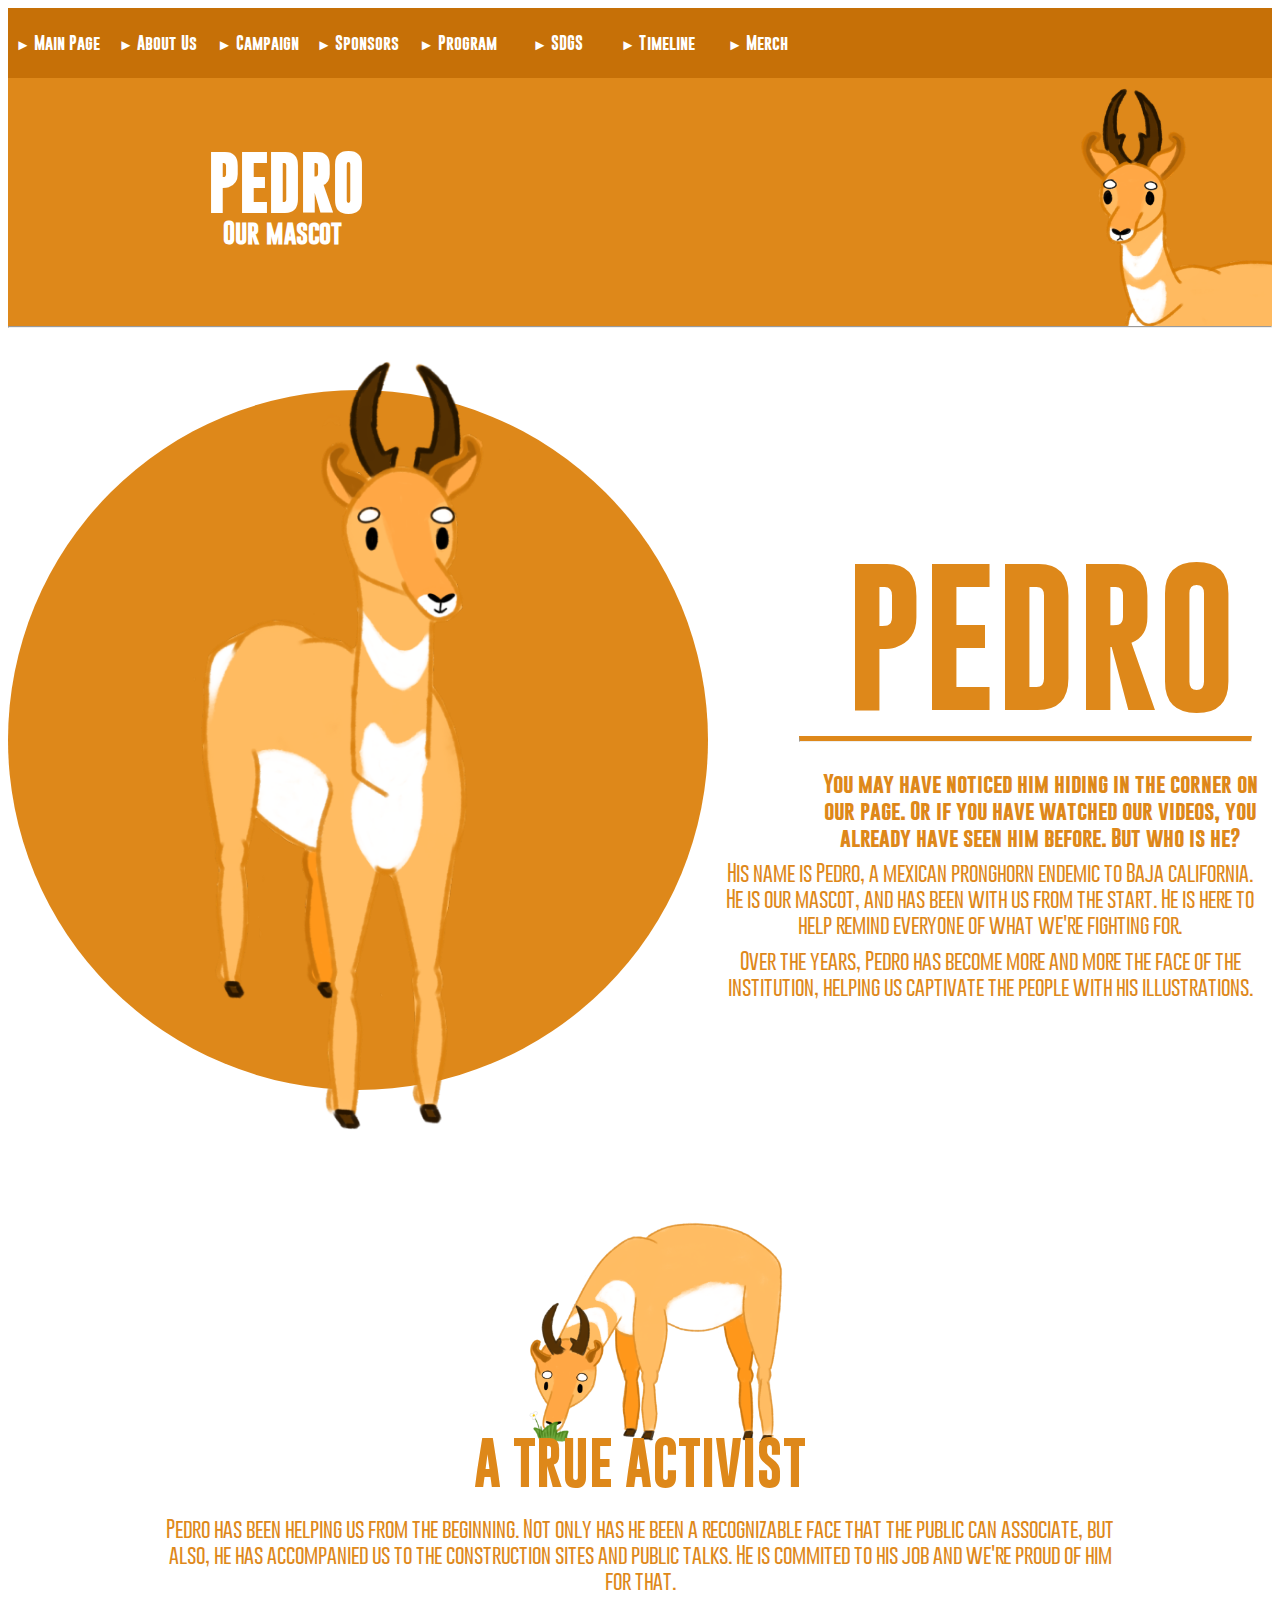
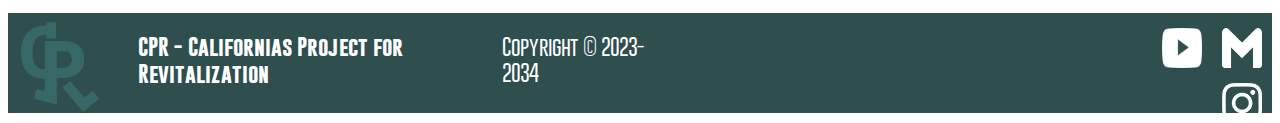
<file: pedro.html>
<html>
    <head>
        <link rel="stylesheet" href="main.css"></link>
        <title></title>
    </head>
    <body>
        <div class="dropdowns" style="background-color:#c67007">
            <br>
            <a href="index.html"><button type="button" class="button" style="font-family: gobold-bold; background-color: #c67007; color: white; border: none; font-size: 15px;"> ► Main Page</button></a>
            <a href="founders.html"><button type="button" class="button" style="font-family: gobold-bold; background-color: #c67007; color: white; border: none; font-size: 15px;"> ► About Us</button></a>
            <a href="awareness.html"><button type="button" class="button" style="font-family: gobold-bold; background-color: #c67007; color: white; border: none; font-size: 15px;"> ► Campaign</button></a>
            <a href="collab.html"><button type="button" class="button" style="font-family: gobold-bold; background-color: #c67007; color: white; border: none; font-size: 15px;"> ► Sponsors</button></a>
            <a href="itinerary.html"><button type="button" class="button" style="font-family: gobold-bold; background-color: #c67007; color: white; border: none; font-size: 15px;"> ► Program</button></a>
            <a href="sdg.html"><button type="button" class="button" style="font-family: gobold-bold; background-color: #c67007; color: white; border: none; font-size: 15px;"> ► SDGS</button></a>
            <a href="timeline.html"><button type="button" class="button" style="font-family: gobold-bold; background-color: #c67007; color: white; border: none; font-size: 15px;"> ► Timeline</button></a>
            <a href="merch.html"><button type="button" class="button" style="font-family: gobold-bold; background-color: #c67007; color: white; border: none; font-size: 15px;"> ► Merch</button></a>
            <br>
            </div>
            <div class="header_block" style="background-color: #de881a; line-height: 10px;">
                <br><br><br><br><br><br>
                <a href="pedro.html"><img src="Images/Pedro_cropped.png" style="float:right; height: 250px; width: 250px; margin-top: -62px;" class="pedro_exp"></a>
                <h1 style="text-align: center; color: white; text-align: left; margin-left: 200px; font-family: gobold-bold; font-size: 60px;">PEDRO</h1>
                <h2 style="text-align: center; color: white; text-align: left; margin-left: 215px; font-family: gobold-reg;">Our mascot</h2>
                <br><br><br><br><br><br>
            <hr>
            </div>
            <br><br><br>
        <div style="display: flex; flex-direction: row;">
            <div class="circle">
                <img src="Images/Pedro_Pronghorn_Front.png" style="width: 800px; height: 800px; margin-top: -40px; margin-left: -50px;">
            </div>

            <div style="display: flex; flex-direction: column; text-align: center;">
            <p style="font-size: 150px; font-family: gobold-bold; color:#de881a; float:right; margin-left: 100px;">PEDRO</p>
            <hr style="border-top: 5px solid #de881a; width: 80%; margin-right:20px; margin-top: -150px;">
            <p style="font-size: 20px; font-family: gobold-bold; color:#de881a; float:right; margin-left: 100px;">You may have noticed him hiding in the corner on our page. Or if you have watched our videos, you already have seen him before. But who is he? </p> 
            <br> 
            <p style="font-family: gobold-lite; color: #de881a; font-size: 20px; margin-top: -30px;">His name is Pedro, a mexican pronghorn endemic to Baja california.<br> He is our mascot, and has been with us from the start. He is here to help remind everyone of what we're fighting for.</p>
            <p style="font-family: gobold-lite; color: #de881a; font-size: 20px; margin-top: -10px;">Over the years, Pedro has become more and more the face of the institution, helping us captivate the people with his illustrations.</p>
            </div>
        </div>

        <br><br><br><br><br>
        <div style="display: flex; flex-direction: column; text-align: center;">
        <img src="Images/Pedro_Pronghorn_eating.png" style="width: 300px; height: 300px; margin-left: 40%;">
        <p style="font-size: 50px; font-family: gobold-bold; color:#de881a; margin-top: -50px;">A TRUE ACTIVIST</p>
        <p style="font-family: gobold-lite; font-size: 20px; color:#de881a; padding-left: 150px; padding-right: 150px; margin-top: -30px;"> Pedro has been helping us from the beginning. Not only has he been a recognizable face that the public can associate, but also, he has accompanied us to the construction sites and public talks. He is commited to his job and we're proud of him for that.</p>
    </div>
        
        <div>
            <footer id="footer">
                <br><br><br>
                <img src="Images/cpr_lite.png" style="opacity: 50%; width: 100px; height: 100px;">
                <p style="font-family: gobold-bold; font-size: 20px; color: white; margin-left: 30px;">CPR - Californias Project for Revitalization</p>
                <p style="font-family: gobold-lite; font-size: 20px; color: white; margin-left: 30px;">Copyright © 2023-2034</p>
                <br><br><br>
                <div style="margin-left: 470px;">
                   <a href="404.html"><img src="Images/gmail_logo.png" style="width: 40px; height:40px; float:right; padding-left: 10px; padding-right: 10px; padding-top: 15px;"></a> 
                    <a href="404.html"><img src="Images/yt_logo.png" style="width: 40px; height:40px; float:right; padding-left: 10px; padding-right: 10px; padding-top: 15px;"></a> 
                    <a href="404.html"><img src="Images/ig_logo.png" style="width: 40px; height:40px; float:right; padding-left: 10px; padding-right: 10px; padding-top: 15px;"></a> 
                </div>
            </footer>
        </div>
    </body>
</html>
</file>
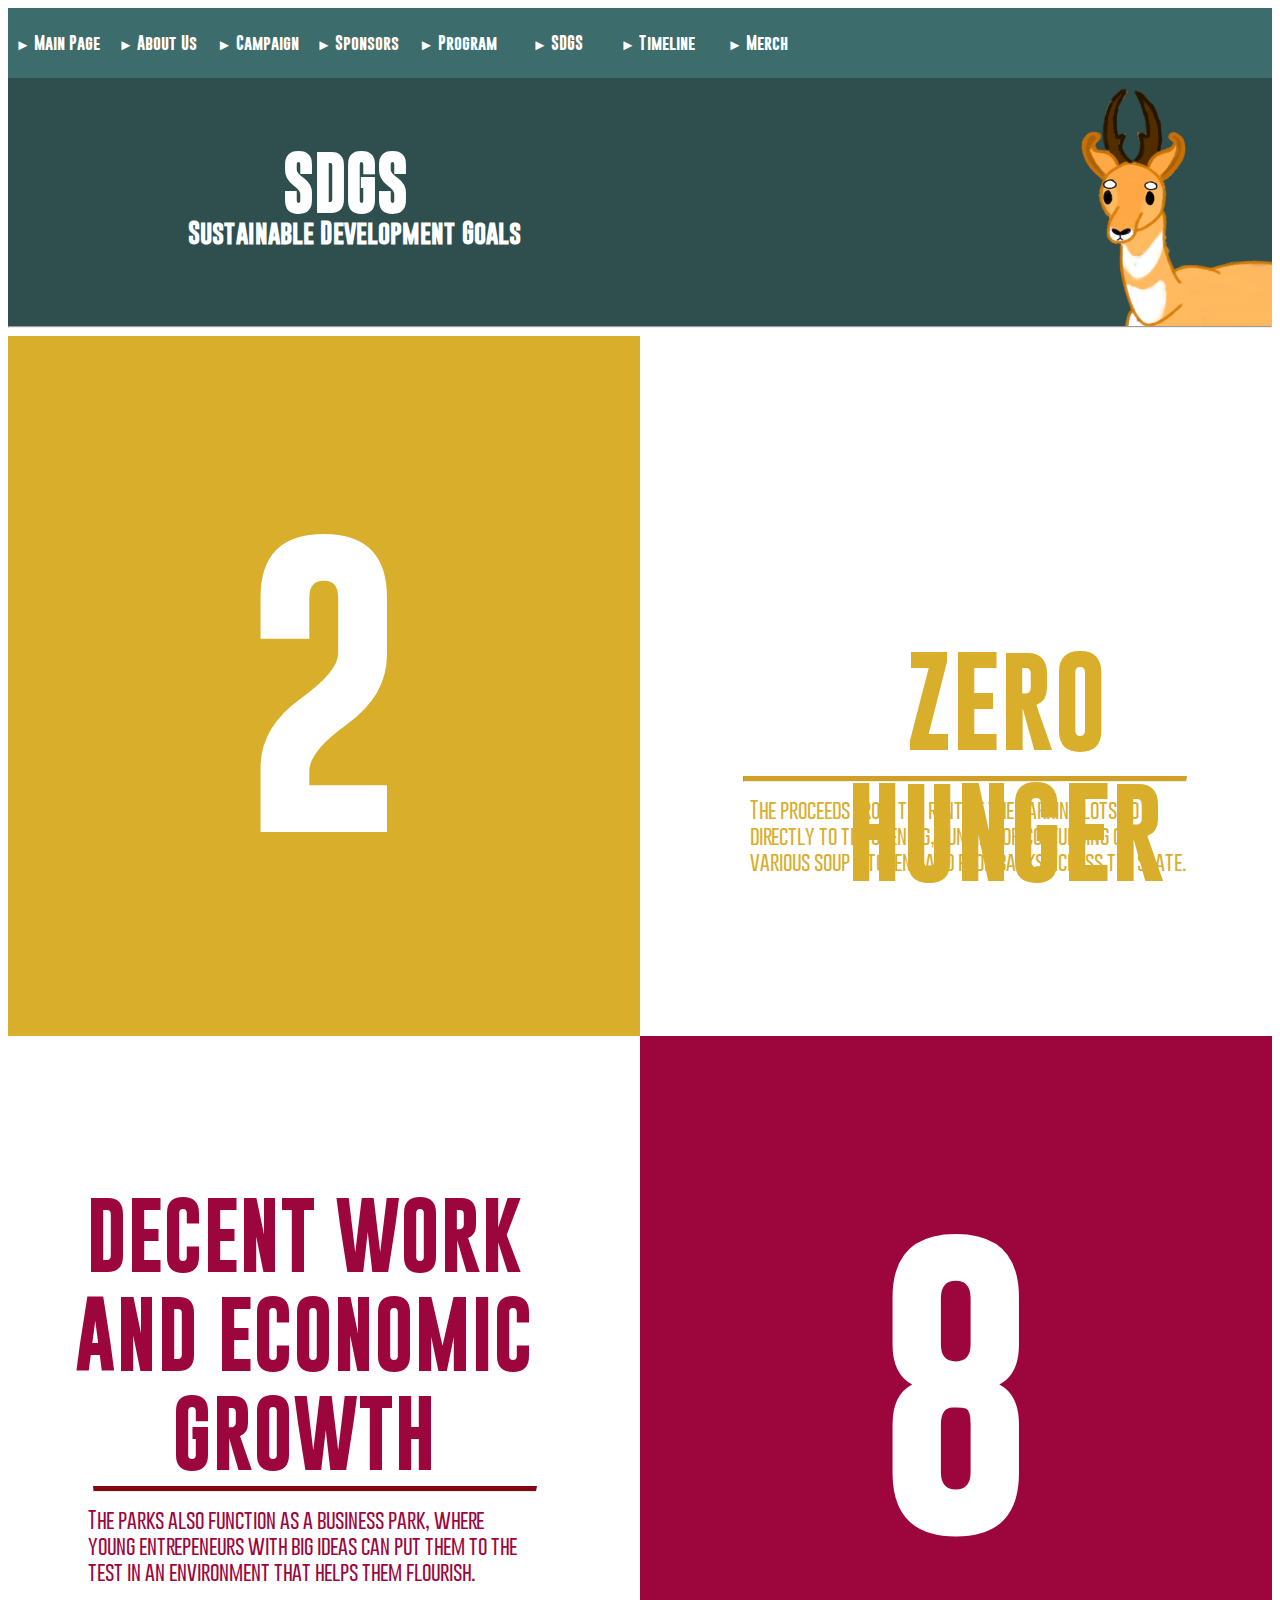
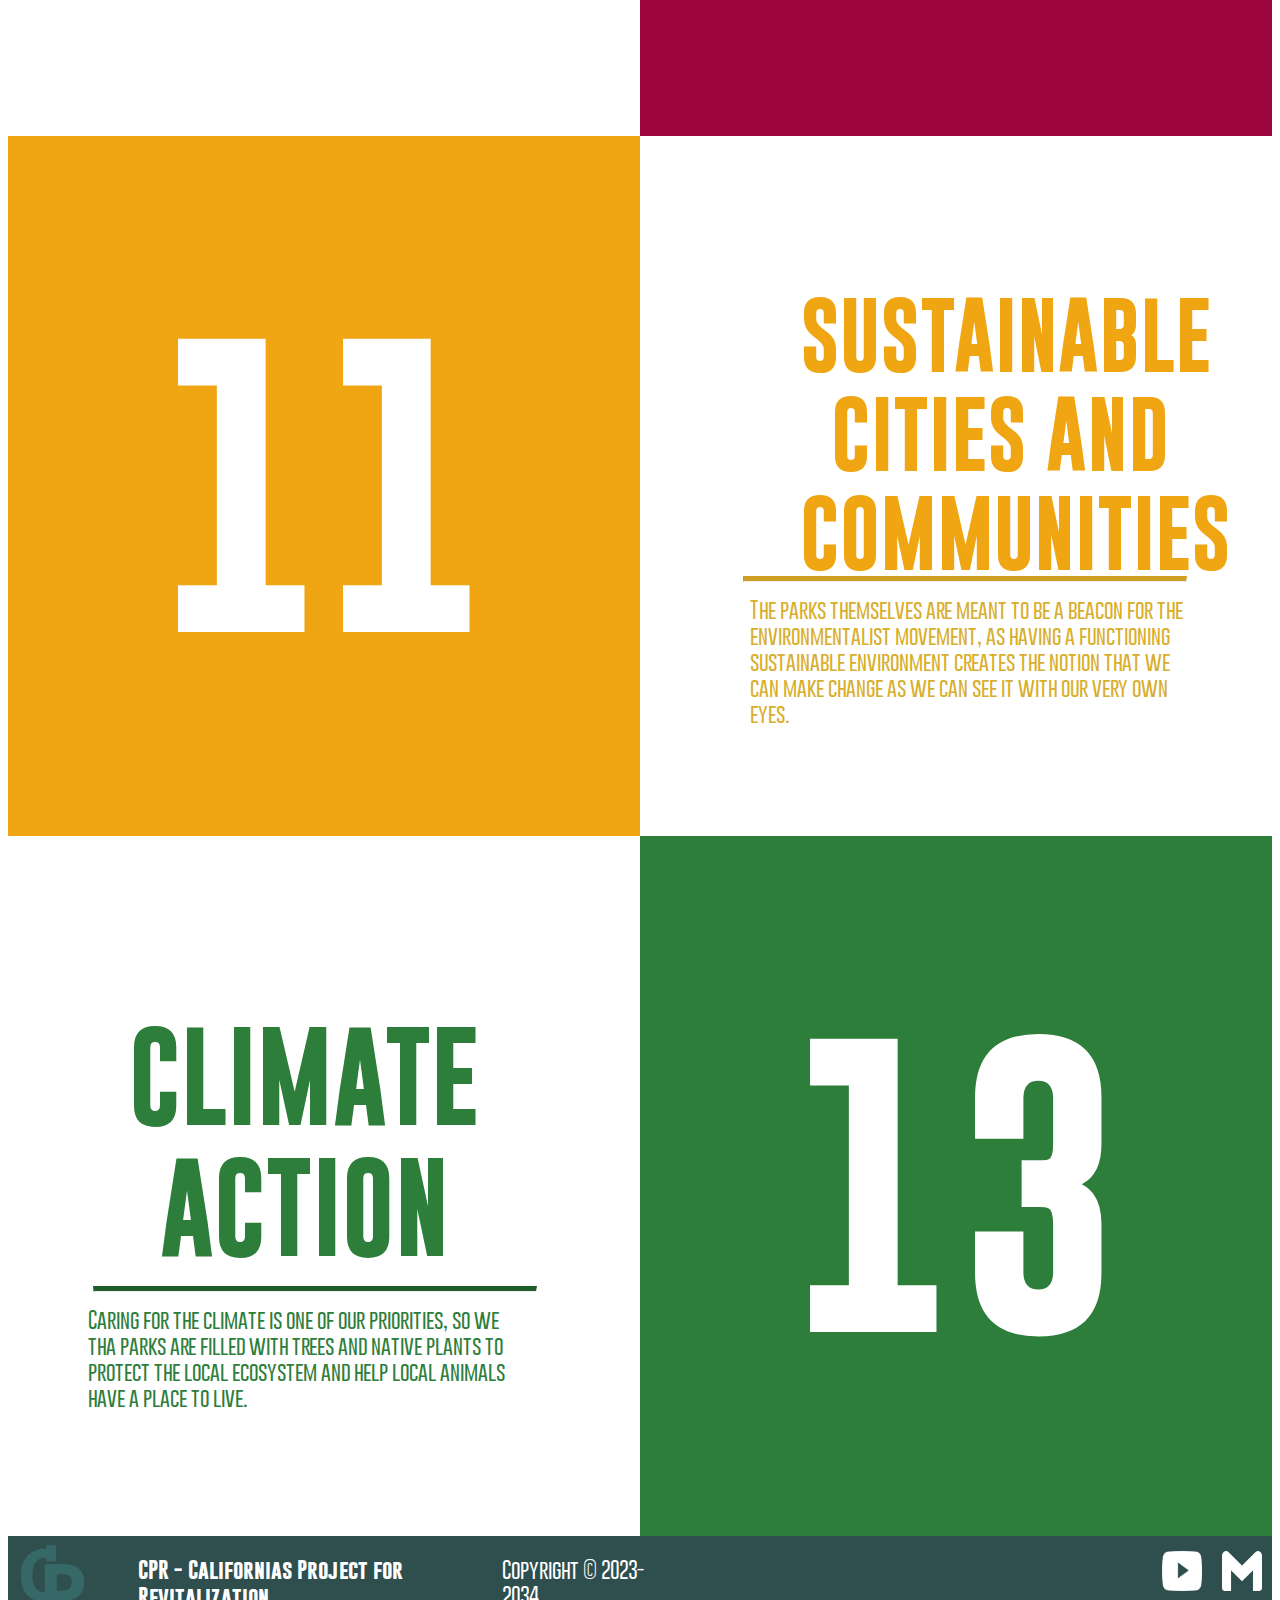
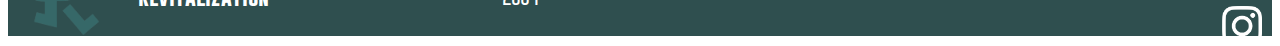
<file: sdg.html>
<html>
    <head>
        <link rel="stylesheet" href="main.css"></link>
        <title>CPR - Sustainable Development Goals</title>
    </head>
    <body>
        <div class="dropdowns" style="background-color:rgb(60, 108, 108)">
            <br>
            <a href="index.html"><button type="button" class="button" style="font-family: gobold-bold; background-color: rgb(60, 108, 108); color: white; border: none; font-size: 15px;"> ► Main Page</button></a>
    <a href="founders.html"><button type="button" class="button" style="font-family: gobold-bold; background-color: rgb(60, 108, 108); color: white; border: none; font-size: 15px;"> ► About Us</button></a>
    <a href="awareness.html"><button type="button" class="button" style="font-family: gobold-bold; background-color: rgb(60, 108, 108); color: white; border: none; font-size: 15px;"> ► Campaign</button></a>
    <a href="collab.html"><button type="button" class="button" style="font-family: gobold-bold; background-color: rgb(60, 108, 108); color: white; border: none; font-size: 15px;"> ► Sponsors</button></a>
    <a href="itinerary.html"><button type="button" class="button" style="font-family: gobold-bold; background-color: rgb(60, 108, 108); color: white; border: none; font-size: 15px;"> ► Program</button></a>
    <a href="sdg.html"><button type="button" class="button" style="font-family: gobold-bold; background-color: rgb(60, 108, 108); color: white; border: none; font-size: 15px;"> ► SDGS</button></a>
    <a href="timeline.html"><button type="button" class="button" style="font-family: gobold-bold; background-color: rgb(60, 108, 108); color: white; border: none; font-size: 15px;"> ► Timeline</button></a>
    <a href="merch.html"><button type="button" class="button" style="font-family: gobold-bold; background-color: rgb(60, 108, 108); color: white; border: none; font-size: 15px;"> ► Merch</button></a>
            <br>
            </div>
            <div class="header_block" style="background-color: darkslategrey; line-height: 10px;">
                <br><br><br><br><br><br>
                <a href="pedro.html"><img src="Images/Pedro_cropped.png" style="float:right; height: 250px; width: 250px; margin-top: -62px;" class="pedro_exp"></a>
                <h1 style="text-align: center; color: white; text-align: left; margin-left: 275px; font-family: gobold-bold; font-size: 60px;">SDGS</h1>
                <h2 style="text-align: center; color: white; text-align: left; margin-left: 180px; font-family: gobold-reg;">Sustainable Development Goals</h2>
                <br><br><br><br><br><br>
            <hr>
            </div>
            <div class="sdg-line" style="display: flex;">
            <div class="square" id="sdg2" style="background-color: #d8ae2b;">
            <p style="font-family: gobold-bold; font-size: 300px; display: flex; color: white; align-items: center; justify-content: center;">2</p>
            </div>
            
            <p style="font-family: gobold-bold; font-size: 100px; text-align: center; color: #d8ae2b;float: right; margin-left: 100px; margin-top: 300px;"> ZERO HUNGER</p>
        </div>
            <hr style="border-top: 5px solid #d0a025; width:35%; float:right; margin-top: -260px; margin-right: 85px;">
            <p style="font-family: gobold-lite; color: #d8ae2b; float: right; width: 35%; margin-top: -240px; margin-right: 80px; font-size: 20px; justify-content: center;">The proceeds from the rent of the parking lots go directly to the opening, funding or co-funding of various soup kitchens and food banks across the state.</p>
            
            
            <div class="sdg-line" style="display: flex;">
                <p style="font-family: gobold-bold; font-size: 75px; text-align: center; color: #9d063d;float: left; margin-right: 100px; margin-top: 150px; margin-left: 60px;"> DECENT WORK AND ECONOMIC GROWTH</p>
            <div class="square" id="sdg2" style="background-color: #9d063d; float:right">
                <p style="font-family: gobold-bold; font-size: 300px; display: flex; color: white; align-items: center; justify-content: center; float: right;">8</p>
            </div>
            
            </div>
            <hr style="border-top: 5px solid #830612; width:35%; float:left; margin-top: -250px; margin-left: 85px;">
            <p style="font-family: gobold-lite; color: #9d063d; float: left; width: 35%; margin-top: -230px; margin-left: 80px; font-size: 20px; justify-content: center;">The parks also function as a business park, where young entrepeneurs with big ideas can put them to the test in an environment that helps them flourish.</p>

            <div class="sdg-line" style="display: flex;">
                <div class="square" id="sdg2" style="background-color: #f0a613;">
                <p style="font-family: gobold-bold; font-size: 300px; display: flex; color: white; align-items: center; justify-content: center;">11</p>
                </div>
                
                <p style="font-family: gobold-bold; font-size: 75px; text-align: center; color: #f0a613;float: right; margin-left: 160px; margin-top: 150px; max-width: 400px;"> SUSTAINABLE CITIES AND COMMUNITIES</p>
                </div>
                <hr style="border-top: 5px solid #d0a025; width:35%; float:right; margin-top: -260px; margin-right: 85px;">
            <p style="font-family: gobold-lite; color: #d8ae2b; float: right; width: 35%; margin-top: -240px; margin-right: 80px; font-size: 20px; justify-content: center;">The parks themselves are meant to be a beacon for the environmentalist movement, as having a functioning sustainable environment creates the notion that we can make change as we can see it with our very own eyes.</p>
            <div class="sdg-line" style="display: flex;">
                <p style="font-family: gobold-bold; font-size: 100px; text-align: center; color: #2d7d3b;float: left; margin-right: 100px; margin-top: 175px; margin-left: 60px;"> CLIMATE ACTION</p>
            <div class="square" id="sdg2" style="background-color: #2d7d3b; float:right">
                <p style="font-family: gobold-bold; font-size: 300px; display: flex; color: white; align-items: center; justify-content: center; float: right;">13</p>
            </div>
            
            </div>
            <hr style="border-top: 5px solid #1e5c2a; width:35%; float:left; margin-top: -250px; margin-left: 85px;">
            <p style="font-family: gobold-lite; color: #2d7d3b; float: left; width: 35%; margin-top: -230px; margin-left: 80px; font-size: 20px; justify-content: center;">Caring for the climate is one of our priorities, so we tha parks are filled with trees and native plants to protect the local ecosystem and help local animals have a place to live.</p>
            
            
            <div>
                <footer id="footer">
                    <br><br><br>
                    <img src="Images/cpr_lite.png" style="opacity: 50%; width: 100px; height: 100px;">
                    <p style="font-family: gobold-bold; font-size: 20px; color: white; margin-left: 30px;">CPR - Californias Project for Revitalization</p>
                    <p style="font-family: gobold-lite; font-size: 20px; color: white; margin-left: 30px;">Copyright © 2023-2034</p>
                    <br><br><br>
                    <div style="margin-left: 470px;">
                       <a href="404.html"><img src="Images/gmail_logo.png" style="width: 40px; height:40px; float:right; padding-left: 10px; padding-right: 10px; padding-top: 15px;"></a> 
                        <a href="404.html"><img src="Images/yt_logo.png" style="width: 40px; height:40px; float:right; padding-left: 10px; padding-right: 10px; padding-top: 15px;"></a> 
                        <a href="404.html"><img src="Images/ig_logo.png" style="width: 40px; height:40px; float:right; padding-left: 10px; padding-right: 10px; padding-top: 15px;"></a> 
                    </div>
                </footer>
            </div>
    </body>
</html>
</file>
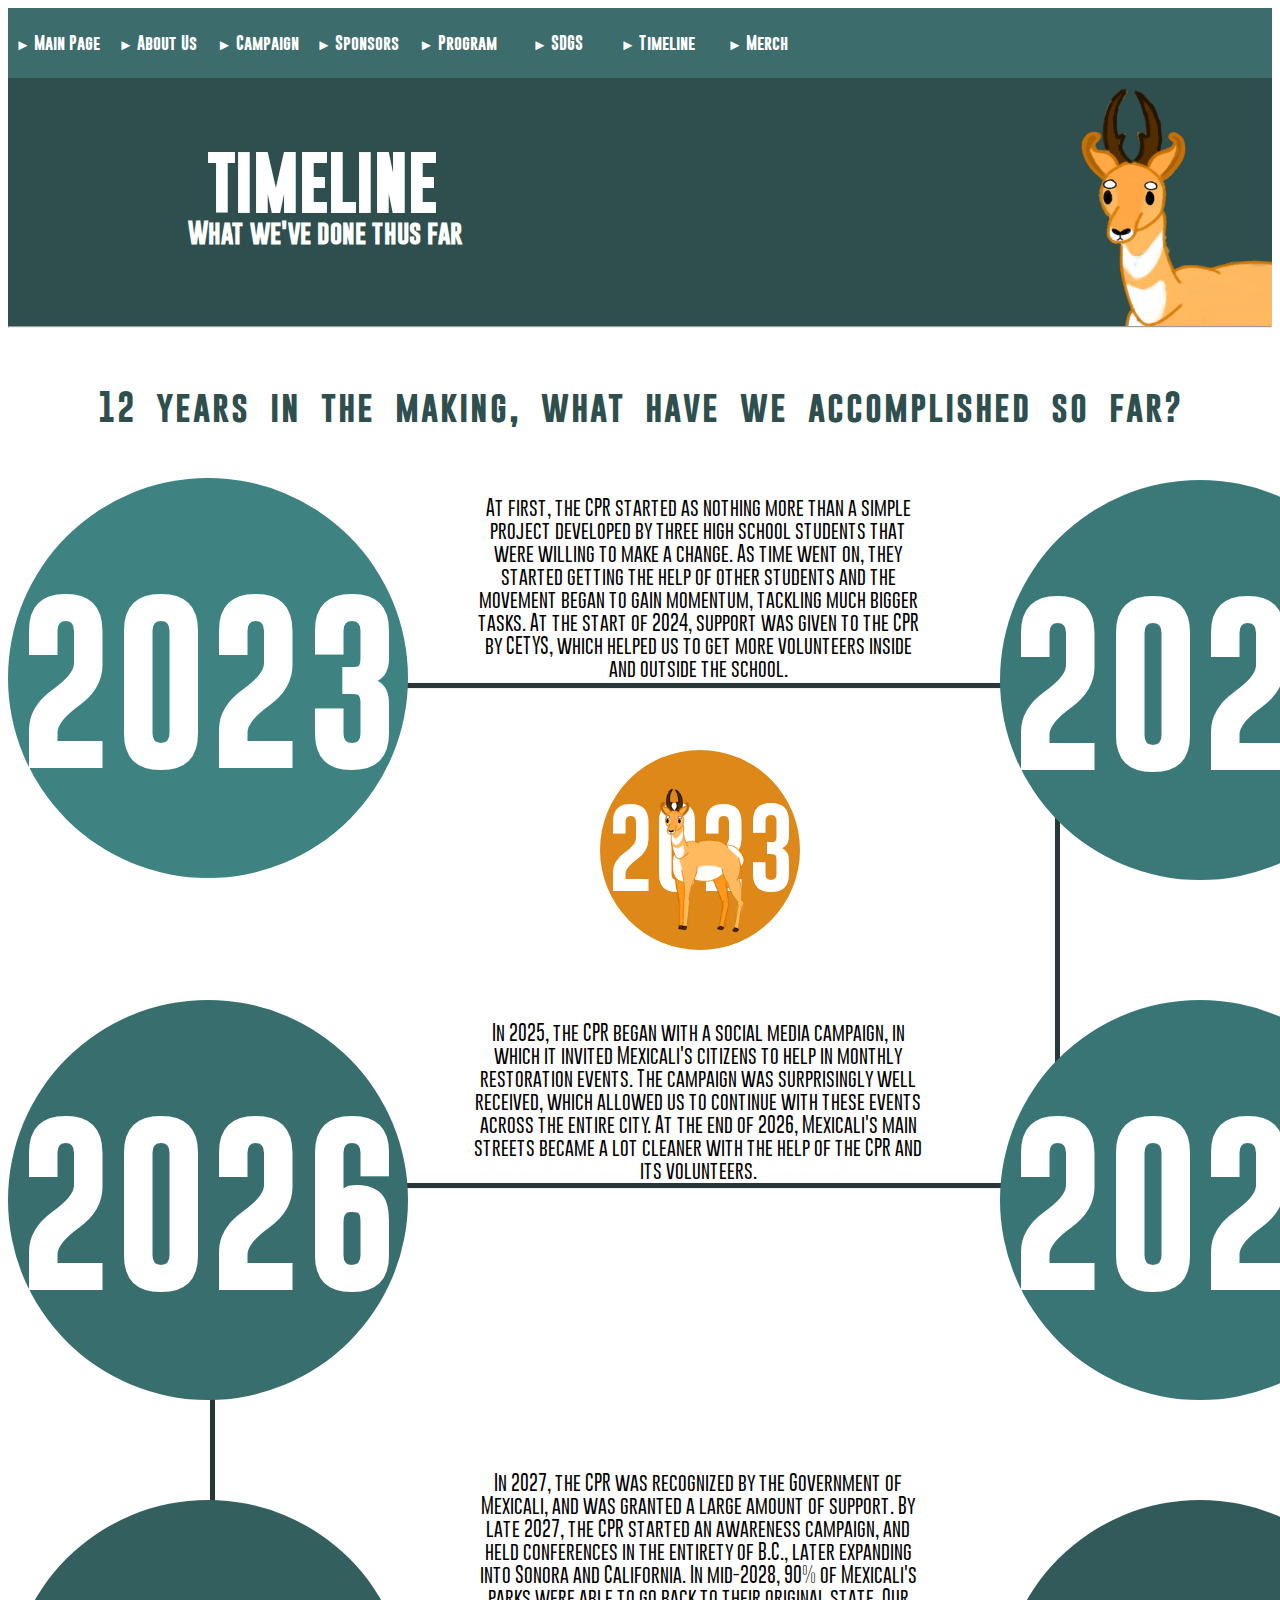
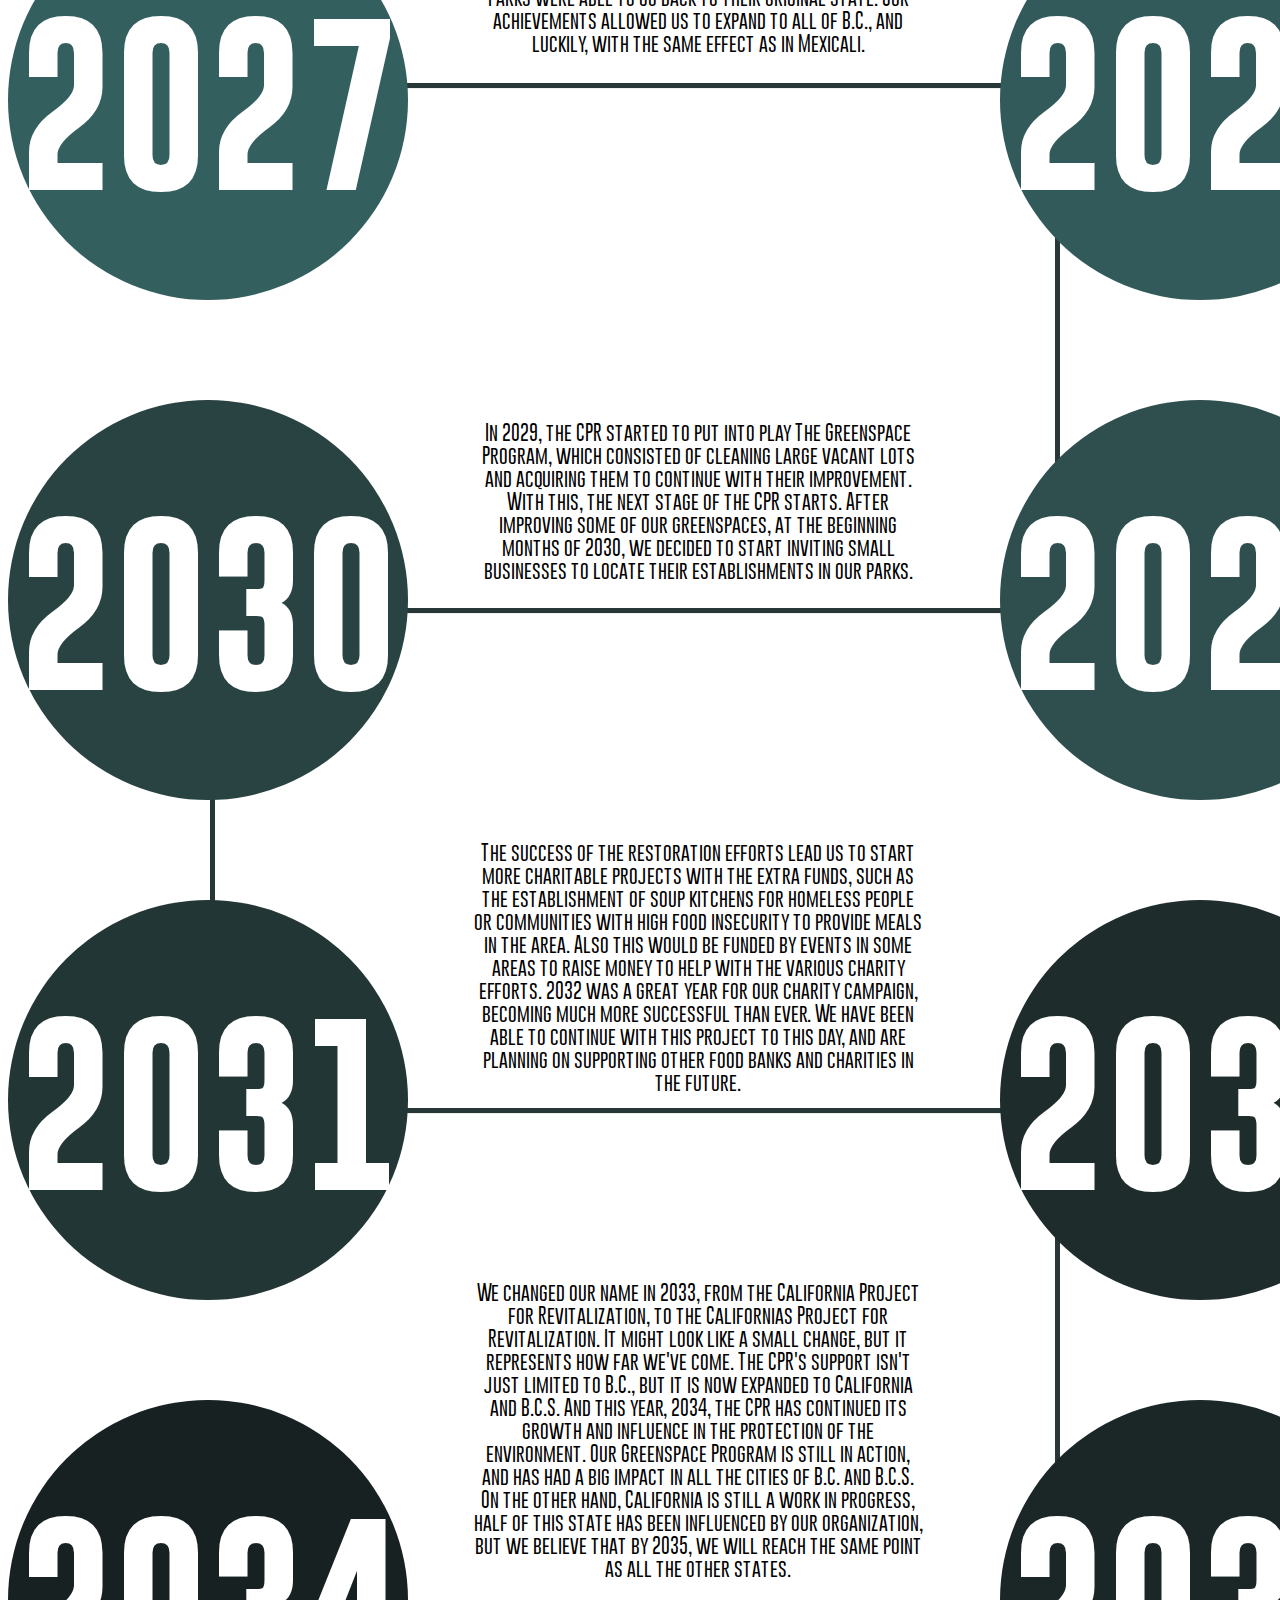
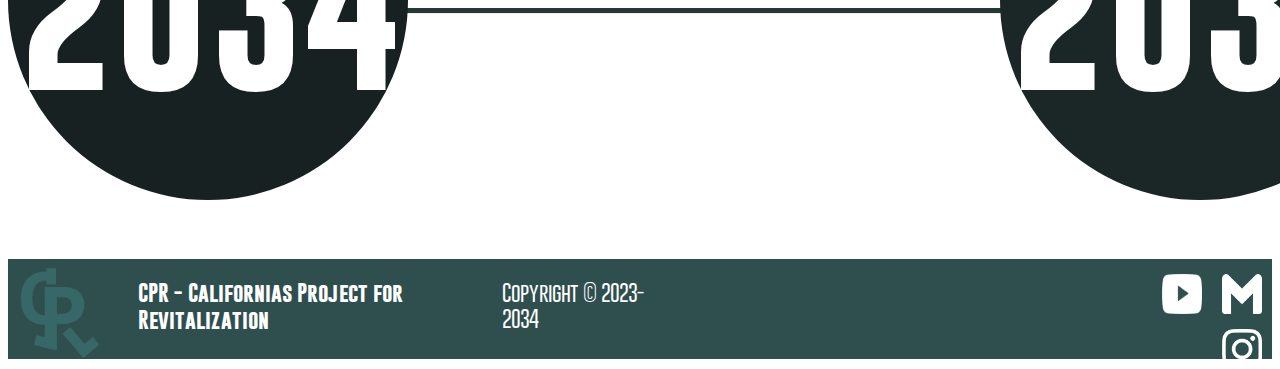
<file: timeline.html>
<html>
    <head>
        <link rel="stylesheet" href="main.css"></link>
        <title></title>
    </head>
    <body>
        <div class="dropdowns" style="background-color:rgb(60, 108, 108)">
            <br>
            <a href="index.html"><button type="button" class="button" style="font-family: gobold-bold; background-color: rgb(60, 108, 108); color: white; border: none; font-size: 15px;"> ► Main Page</button></a>
    <a href="founders.html"><button type="button" class="button" style="font-family: gobold-bold; background-color: rgb(60, 108, 108); color: white; border: none; font-size: 15px;"> ► About Us</button></a>
    <a href="awareness.html"><button type="button" class="button" style="font-family: gobold-bold; background-color: rgb(60, 108, 108); color: white; border: none; font-size: 15px;"> ► Campaign</button></a>
    <a href="collab.html"><button type="button" class="button" style="font-family: gobold-bold; background-color: rgb(60, 108, 108); color: white; border: none; font-size: 15px;"> ► Sponsors</button></a>
    <a href="itinerary.html"><button type="button" class="button" style="font-family: gobold-bold; background-color: rgb(60, 108, 108); color: white; border: none; font-size: 15px;"> ► Program</button></a>
    <a href="sdg.html"><button type="button" class="button" style="font-family: gobold-bold; background-color: rgb(60, 108, 108); color: white; border: none; font-size: 15px;"> ► SDGS</button></a>
    <a href="timeline.html"><button type="button" class="button" style="font-family: gobold-bold; background-color: rgb(60, 108, 108); color: white; border: none; font-size: 15px;"> ► Timeline</button></a>
    <a href="merch.html"><button type="button" class="button" style="font-family: gobold-bold; background-color: rgb(60, 108, 108); color: white; border: none; font-size: 15px;"> ► Merch</button></a>
            <br>
            </div>
            <div class="header_block" style="background-color: darkslategrey; line-height: 10px;">
                <br><br><br><br><br><br>
                <a href="pedro.html"><img src="Images/Pedro_cropped.png" style="float:right; height: 250px; width: 250px; margin-top: -62px;" class="pedro_exp"></a>
                <h1 style="text-align: center; color: white; text-align: left; margin-left: 200px; font-family: gobold-bold; font-size: 60px;">TIMELINE</h1>
                <h2 style="text-align: center; color: white; text-align: left; margin-left: 180px; font-family: gobold-reg;">What we've done thus far</h2>
                <br><br><br><br><br><br>
            <hr>
            </div>
            <br>
            <p style="font-family: gobold-bold; font-size: 2em; letter-spacing: 2; word-spacing: 10; text-align: center;color: darkslategray">12 years in the making, what have we accomplished so far?</p>
            <br>
            <!-- <hr style="border-top: 5px solid rgb(39, 55, 55); position: absolute; top: 450; left: 50; width: 90%;"> -->
            <hr style="border-top: 5px solid rgb(39, 55, 55); position: absolute; top: 675; left: 50; width: 90%;">
            <div class="circle" style="background-color: #3e8282; width: 400px; height: 400px; position: absolute;">
            <p style="font-family: gobold-bold; font-size: 175px; color: white; margin-top: 90px; margin-left: 10px;">2023</p>
            </div>
            <p style="font-family: gobold-lite; width: 450px;height: 200px; font-size: 18px; margin-left: 465px; text-align: center; justify-content: center;">At first, the CPR started as nothing more than a simple project developed by three high school students that were willing to make a change. As time went on, they started getting the help of other students and the movement began to gain momentum, tackling much bigger tasks. At the start of 2024, support was given to the CPR by CETYS, which helped us to get more volunteers inside and outside the school.</p>
            <div class="vl" style="height:500px; position: absolute; right: 220px;"></div>
            <div class="circle" style="background-color: #3b7979; width: 400px; height: 400px; position: absolute; left:1000px; top:480px;">
                <p style="font-family: gobold-bold; font-size: 175px; color: white; margin-top: 90px; margin-left: 10px;">2024</p>
            </div>
            <div class="circle" style="background-color: #de881a; width: 200px; height: 200px; position: absolute; left:600px; top:750px;">
            <p style="font-family: gobold-reg; color:white; font-size: 90px; margin-top: 40px; margin-left: 7px;">2023</p>
            <img src="Images/Pedro_Pronghorn_png.png" style="width: 150; height:150px; margin-top: 30px; position: absolute; top: 5px; left: 30px;">
            </div>
            <hr style="border-top: 5px solid rgb(39, 55, 55); position: absolute; top: 1175; left: 50; width: 90%;">
            <p style="font-family: gobold-lite; width: 450px;height: 200px; font-size: 18px; margin-left: 465px; text-align: center; justify-content: center; margin-top: 325px;">In 2025, the CPR began with a social media campaign, in which it invited Mexicali's citizens to help in monthly restoration events. The campaign was surprisingly well received, which allowed us to continue with these events across the entire city. At the end of 2026, Mexicali's main streets became a lot cleaner with the help of the CPR and its volunteers. </p>
            <div class="circle" style="background-color: #3a7575; width: 400px; height: 400px; position: absolute; left:1000px; top:1000px;">
                <p style="font-family: gobold-bold; font-size: 175px; color: white; margin-top: 90px; margin-left: 10px;">2025</p>
            </div>
            <div class="vl" style="height:500px; position: absolute; left: 210px; top: 1200px;"></div>
            <div class="circle" style="background-color: #386e6e; width: 400px; height: 400px; position: absolute; top:1000px">
                <p style="font-family: gobold-bold; font-size: 175px; color: white; margin-top: 90px; margin-left: 10px;">2026</p>
                </div>
                <hr style="border-top: 5px solid rgb(39, 55, 55); position: absolute; top: 1675; left: 50; width: 90%;">
                <p style="font-family: gobold-lite; width: 450px;height: 200px; font-size: 18px; margin-left: 465px; text-align: center; justify-content: center; margin-top: 250px;">In 2027, the CPR was recognized by the Government of  Mexicali, and was granted a large amount of support. By late 2027, the CPR started an awareness campaign, and held conferences in the entirety of B.C., later expanding into Sonora and California. In mid-2028, 90% of Mexicali's parks were able to go back to their original state. Our achievements allowed us to expand to all of B.C., and luckily, with the same effect as in Mexicali. </p>
            <div class="circle" style="background-color: #345f5f; width: 400px; height: 400px; position: absolute; top:1500px">
                <p style="font-family: gobold-bold; font-size: 175px; color: white; margin-top: 90px; margin-left: 10px;">2027</p>
                </div>
                <div class="vl" style="height:500px; position: absolute; right: 220px; top: 1600px;"></div>
                <div class="circle" style="background-color: #335a5a; width: 400px; height: 400px; position: absolute; left:1000px; top:1500px;">
                    <p style="font-family: gobold-bold; font-size: 175px; color: white; margin-top: 90px; margin-left: 10px;">2028</p>
                </div>
                <hr style="border-top: 5px solid rgb(39, 55, 55); position: absolute; top: 2200; left: 50; width: 90%;">
                <p style="font-family: gobold-lite; width: 450px;height: 200px; font-size: 18px; margin-left: 465px; text-align: center; justify-content: center; margin-top: 350px;">In 2029, the CPR started to put into play The Greenspace Program, which consisted of cleaning large vacant lots and acquiring them to continue with their improvement. With this, the next stage of the CPR starts. After improving some of our greenspaces, at the beginning months of 2030, we decided to start inviting small businesses to locate their establishments in our parks.</p>
                <div class="circle" style="background-color: #2f4f4f; width: 400px; height: 400px; position: absolute; left:1000px; top:2000px;">
                    <p style="font-family: gobold-bold; font-size: 175px; color: white; margin-top: 90px; margin-left: 10px;">2029</p>
                </div>
                <div class="vl" style="height:500px; position: absolute; left: 210px; top: 2100px;"></div>
                <div class="circle" style="background-color: #294242; width: 400px; height: 400px; position: absolute; top:2000px">
                    <p style="font-family: gobold-bold; font-size: 175px; color: white; margin-top: 90px; margin-left: 10px;">2030</p>
                    </div>
                    <hr style="border-top: 5px solid rgb(39, 55, 55); position: absolute; top: 2700; left: 50; width: 90%;">
                    <p style="font-family: gobold-lite; width: 450px;height: 200px; font-size: 18px; margin-left: 465px; text-align: center; justify-content: center; margin-top: 220px;">The success of the restoration efforts lead us to start more charitable projects with the extra funds, such as the establishment of soup kitchens for homeless people or communities with high food insecurity to provide meals in the area. Also this would be funded by events in some areas to raise money to help with the various charity efforts. 2032 was a great year for our charity campaign, becoming much more successful than ever. We have been able to continue with this project to this day, and are planning on supporting other food banks and charities in the future.</p>
                    <div class="circle" style="background-color: #233636; width: 400px; height: 400px; position: absolute; top:2500px">
                        <p style="font-family: gobold-bold; font-size: 175px; color: white; margin-top: 90px; margin-left: 10px;">2031</p>
                        </div>
                        <div class="vl" style="height:500px; position: absolute; right: 220px; top: 2600px;"></div>
                        <div class="circle" style="background-color: #1e2c2c; width: 400px; height: 400px; position: absolute; left:1000px; top:2500px;">
                            <p style="font-family: gobold-bold; font-size: 175px; color: white; margin-top: 90px; margin-left: 10px;">2032</p>
                        </div>
                        <hr style="border-top: 5px solid rgb(39, 55, 55); position: absolute; top: 3200; left: 50; width: 90%;">
                        <p style="font-family: gobold-lite; width: 450px;height: 200px; font-size: 18px; margin-left: 465px; text-align: center; justify-content: center; margin-top: 240px;">We changed our name in 2033, from the California Project for Revitalization, to the Californias Project for Revitalization. It might look like a small change, but it represents how far we've come. The CPR's support isn't just limited to B.C., but it is now expanded to California and B.C.S. And this year, 2034, the CPR has continued its growth and influence in the protection of the environment. Our Greenspace Program is still in action, and has had a big impact in all the cities of B.C. and B.C.S. On the other hand, California is still a work in progress, half of this state has been influenced by our organization, but we believe that by 2035, we will reach the same point as all the other states.</p>
                        <div class="circle" style="background-color: #1b2727; width: 400px; height: 400px; position: absolute; left:1000px; top:3000px;">
                            <p style="font-family: gobold-bold; font-size: 175px; color: white; margin-top: 90px; margin-left: 10px;">2033</p>
                        </div>
                        <div class="circle" style="background-color: #182121; width: 400px; height: 400px; position: absolute; top:3000px">
                            <p style="font-family: gobold-bold; font-size: 175px; color: white; margin-top: 90px; margin-left: 10px;">2034</p>
                            </div>
                
                            <br><br><br><br><br><br><br><br><br><br><br><br><br><br><br><br><br><br><br><br>
                            <div>
                                <footer id="footer">
                                    <br><br><br>
                                    <img src="Images/cpr_lite.png" style="opacity: 50%; width: 100px; height: 100px;">
                                    <p style="font-family: gobold-bold; font-size: 20px; color: white; margin-left: 30px;">CPR - Californias Project for Revitalization</p>
                                    <p style="font-family: gobold-lite; font-size: 20px; color: white; margin-left: 30px;">Copyright © 2023-2034</p>
                                    <br><br><br>
                                    <div style="margin-left: 470px;">
                                       <a href="404.html"><img src="Images/gmail_logo.png" style="width: 40px; height:40px; float:right; padding-left: 10px; padding-right: 10px; padding-top: 15px;"></a> 
                                        <a href="404.html"><img src="Images/yt_logo.png" style="width: 40px; height:40px; float:right; padding-left: 10px; padding-right: 10px; padding-top: 15px;"></a> 
                                        <a href="404.html"><img src="Images/ig_logo.png" style="width: 40px; height:40px; float:right; padding-left: 10px; padding-right: 10px; padding-top: 15px;"></a> 
                                    </div>
                                </footer>
                            </div>
    </body>
</html>
</file>
<file: main.css>
/* CSS STYLES */

@font-face {
    font-family: 'gobold-reg';
    src: url(Fonts/Gobold_Regular.otf) format('woff');
}

@font-face {
    font-family: 'gobold-bold';
    src: url(Fonts/Gobold_Bold.otf) format('woff');
}

@font-face {
    font-family: 'gobold-lite';
    src: url(Fonts/Gobold_Light.otf) format('woff');
}

@font-face {
    font-family: 'new-york';
    src: url(Fonts/NewYork.otf) format('woff');
}

.dropdowns {
    display: flex;
    flex-direction: row;
}

.first-p {
    display: flex;
    flex-direction: row;
}

.success_stories {
    display: flex;
    flex-direction: row;
    align-items: center;
}

.column {
    float: left;
    width: 33.33%;
    height: 500px;
  }
  
  /* Clear floats after the columns */
  .row:after {
    content: "";
    display: table;
    clear: both;
  }

  .pedro_exp:hover {
    zoom: 110%;
  }
  
  .square {
    height: 700px;
    min-width: 50%;
    display: flex;
    justify-content: center;
  }

  .button {
    height: 70px;
    width: 100px;
    background-color: aqua;
  }

  .circle {
    width: 700px;
    height: 700px;
    background-color: #de881a;
    border-radius: 50%;
  }

  .vl {
    border-left: 5px solid rgb(39, 55, 55);
  }

  #footer {
    display: flex;
    width: 100%;
    height: 100px;
    background-color: darkslategray;
  }

  .column2 {
    float: left;
    width: 50%;
    height: 700px;
  }

  .column3 {
    float: left;
    width: 25%;
    height: 700px;
  }
</file>
